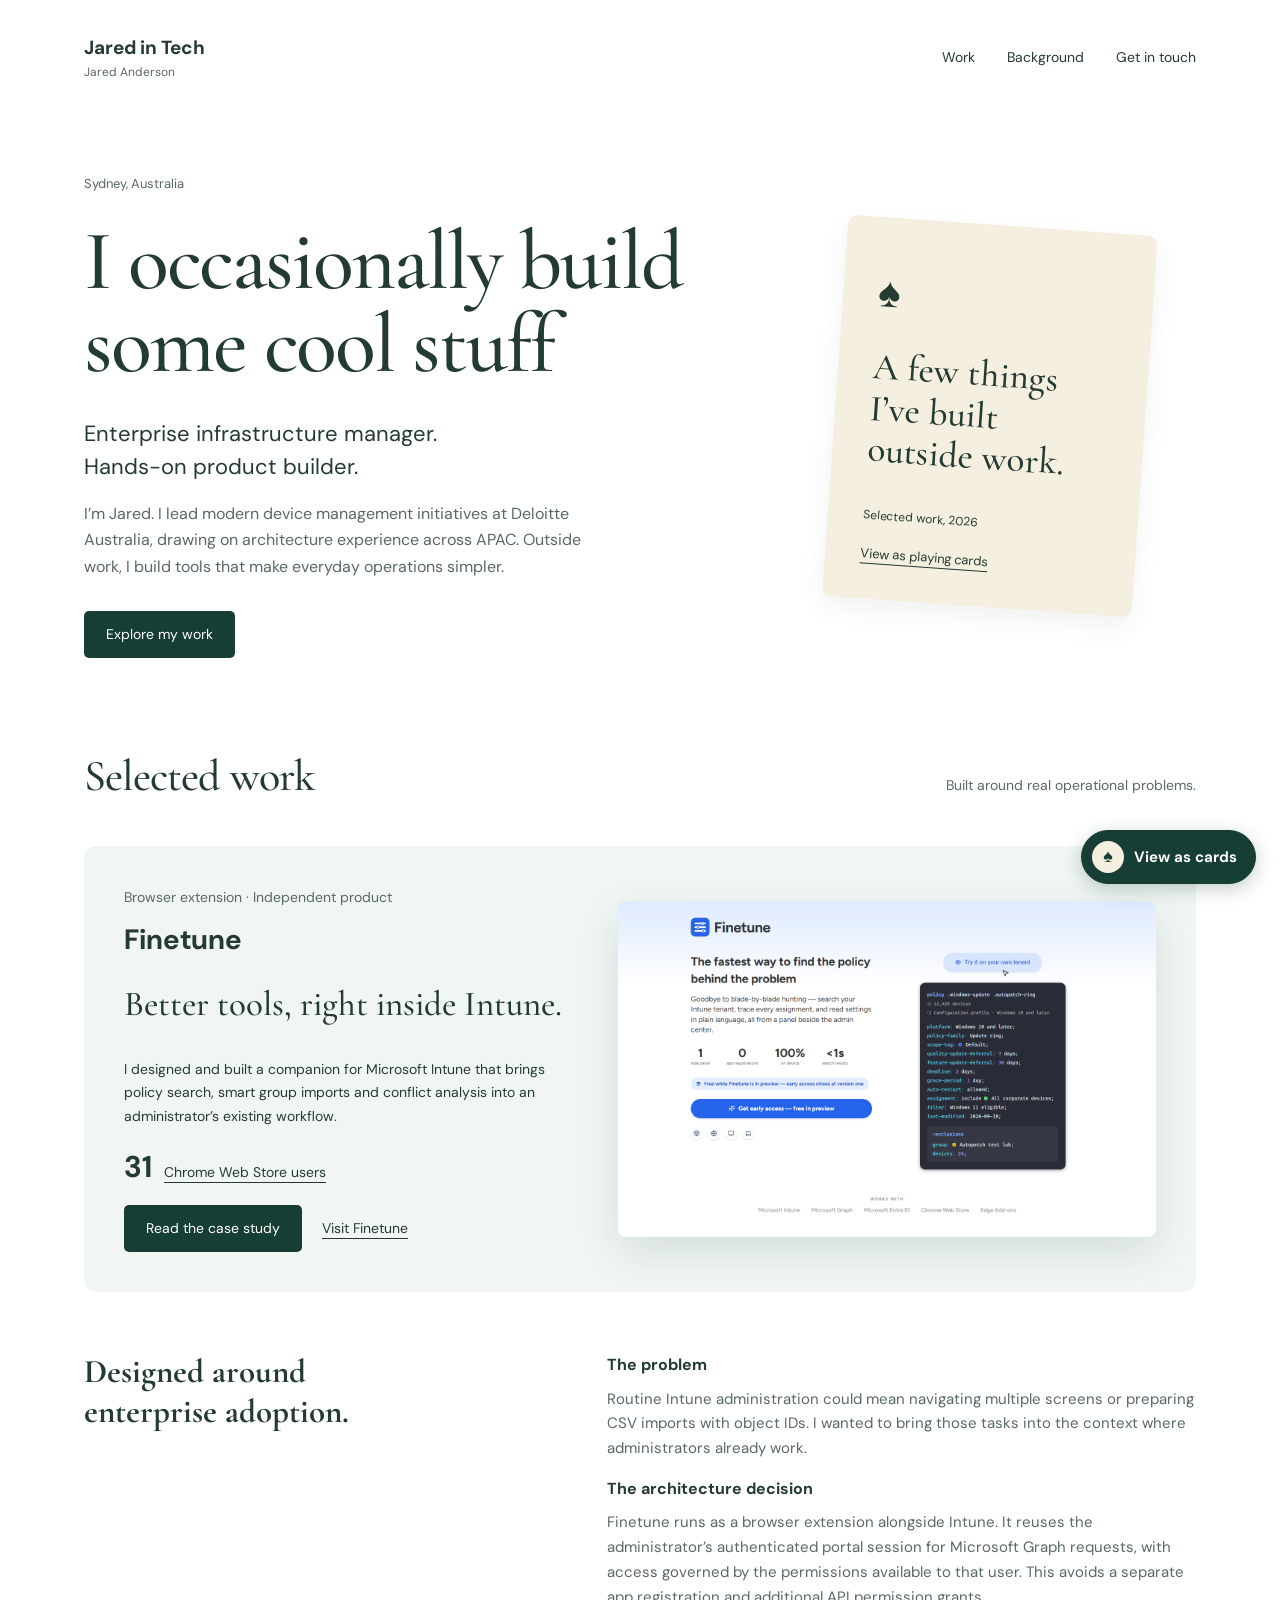
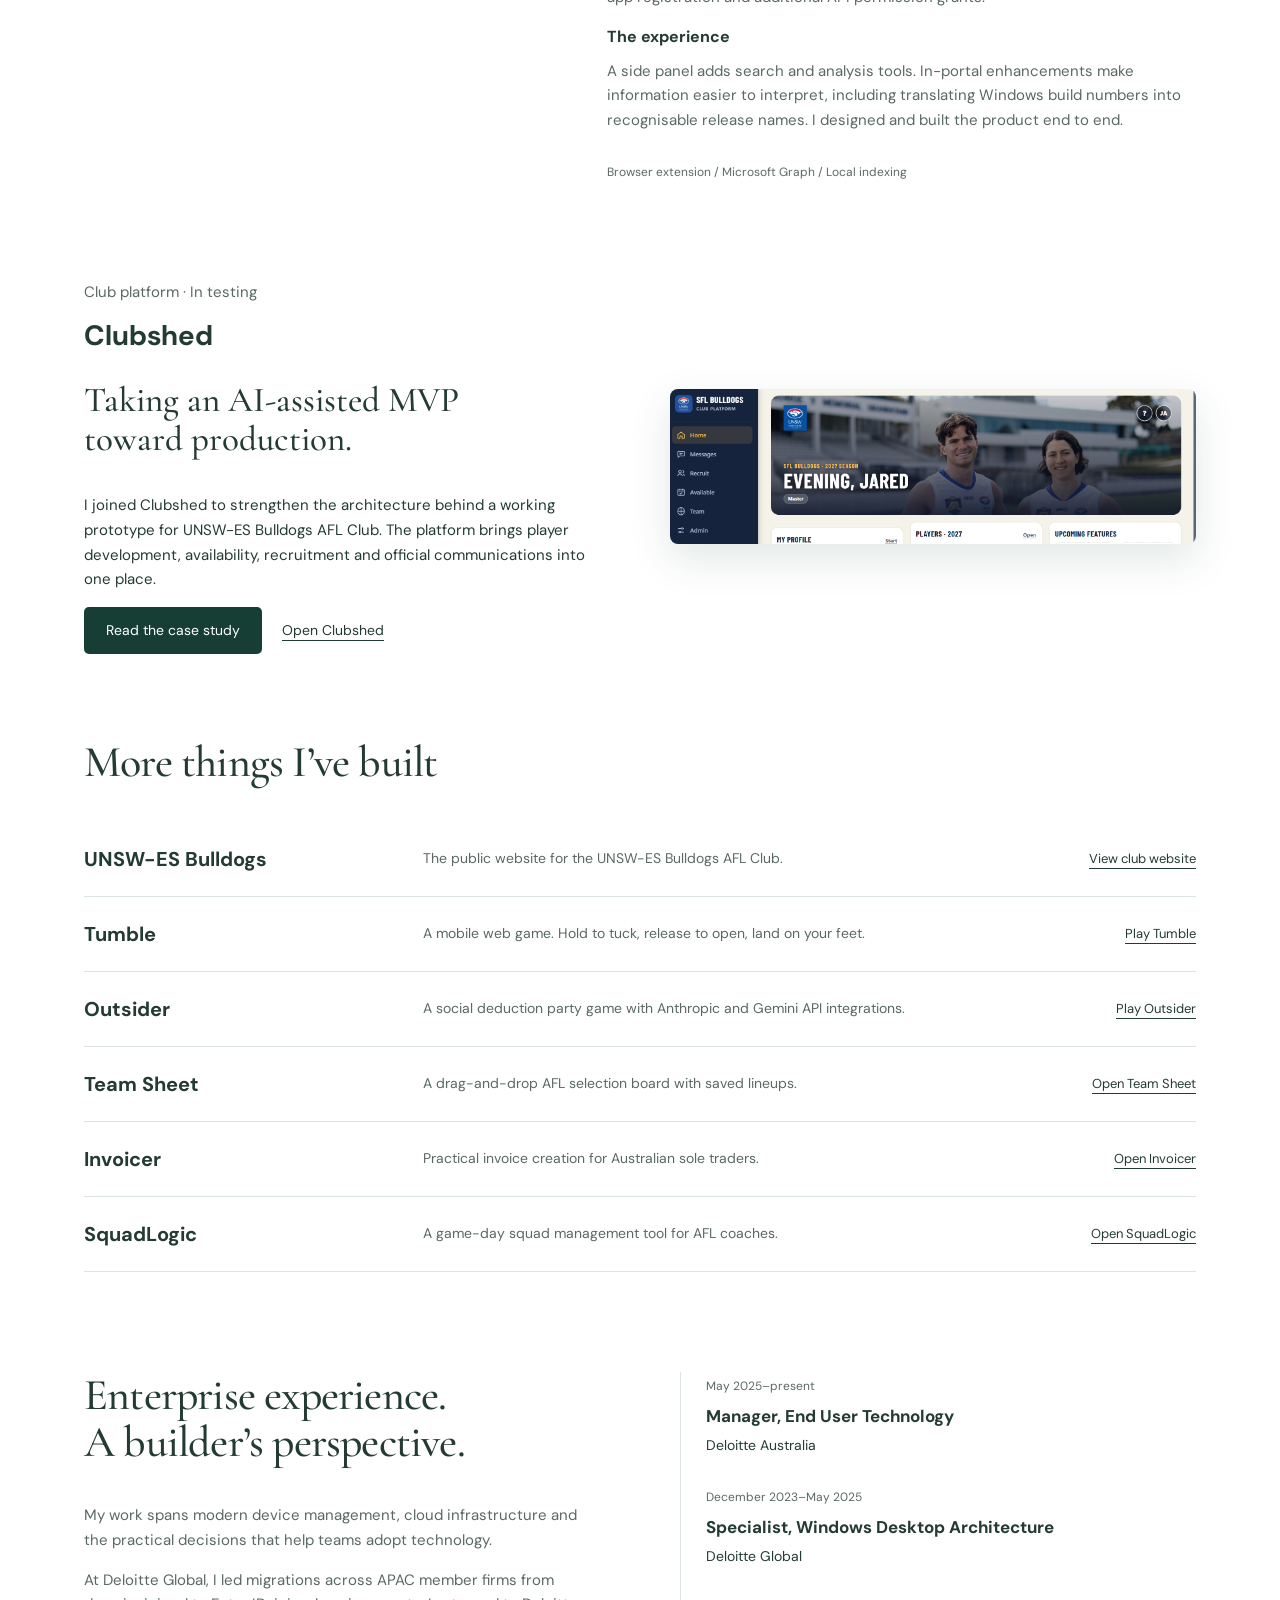
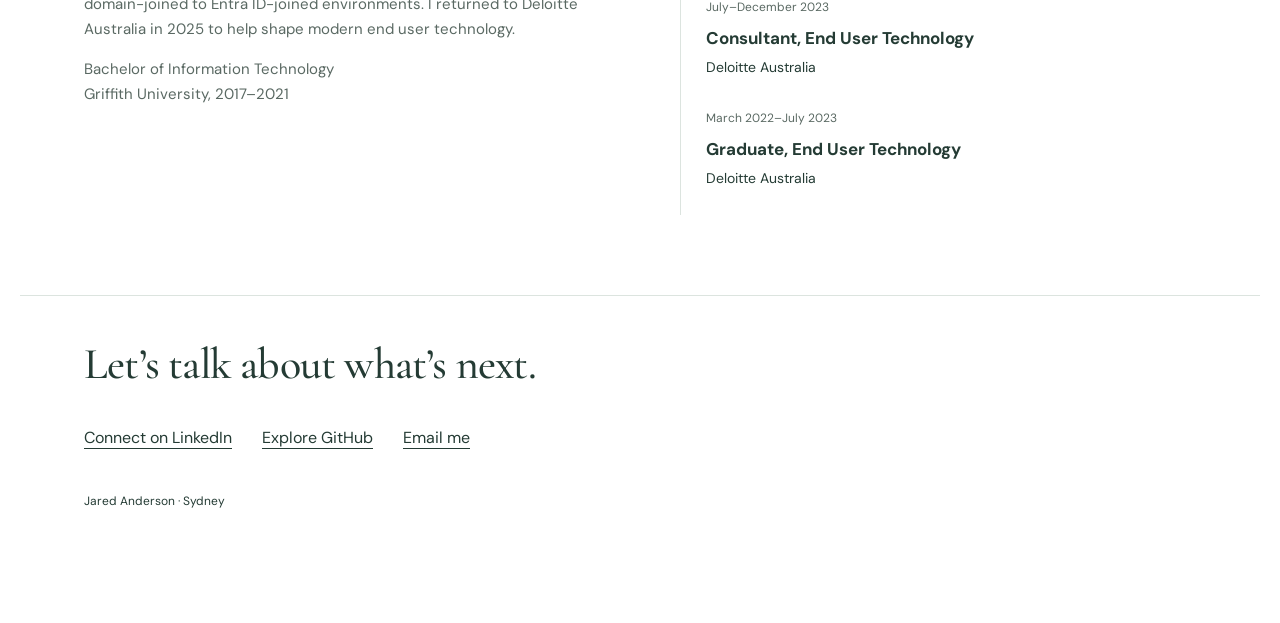
<file: index.html>
<!doctype html>
<html lang="en"><head><meta charset="utf-8"><meta name="viewport" content="width=device-width,initial-scale=1"><meta name="theme-color" content="#ffffff"><title>Jared Anderson — Architecture & products</title><link rel="preconnect" href="https://fonts.googleapis.com"><link rel="preconnect" href="https://fonts.gstatic.com" crossorigin><link href="https://fonts.googleapis.com/css2?family=Cormorant+Garamond:wght@500;600&family=DM+Sans:wght@400;500;600;700&display=swap" rel="stylesheet"><link rel="stylesheet" href="style.css">
  <link rel="icon" href="/favicon.ico" sizes="any">
  <link rel="apple-touch-icon" href="/assets/apple-touch-icon.png">
  <link rel="canonical" href="https://jaredin.tech/">
  <meta name="description" content="Enterprise infrastructure and independent product work by Jared Anderson. Explore Finetune, Clubshed and selected projects.">
  <meta property="og:type" content="website">
  <meta property="og:title" content="Jared Anderson | Architecture &amp; products">
  <meta property="og:description" content="Enterprise infrastructure and independent product work by Jared Anderson. Explore Finetune, Clubshed and selected projects.">
  <meta property="og:url" content="https://jaredin.tech/">
  <meta property="og:image" content="https://jaredin.tech/assets/portfolio-share.png">
  <meta property="og:image:alt" content="Jared Anderson — architecture and products portfolio">
  <meta name="twitter:card" content="summary_large_image">
  <link rel="stylesheet" href="mode-transition.css">
<script src="assets/finetune-users.js" defer></script></head>
<body><a class="skip" href="#main">Skip to content</a><header><a class="brand" href="index.html">Jared in Tech<span>Jared Anderson</span></a><nav aria-label="Main navigation"><a href="#work">Work</a><a href="#background">Background</a><a href="https://www.linkedin.com/in/jando-/">Get in touch</a></nav></header>
<main id="main"><section class="hero"><div><p class="intro">Sydney, Australia</p><h1>I occasionally build some cool stuff</h1><p class="lead">Enterprise infrastructure manager.<br>Hands-on product builder.</p><p class="bio">I’m Jared. I lead modern device management initiatives at Deloitte Australia, drawing on architecture experience across APAC. Outside work, I build tools that make everyday operations simpler.</p><a class="button" href="#work">Explore my work</a></div><aside class="hero-note"><span class="suit" aria-hidden="true">♠</span><p>A few things I’ve built outside work.</p><span>Selected work, 2026</span><a href="cards.html">View as playing cards</a></aside></section>
<section id="work" class="work"><div class="section-title"><h2>Selected work</h2><p>Built around real operational problems.</p></div><article id="finetune" class="feature"><div class="project-copy"><p class="context">Browser extension · Independent product</p><h3>Finetune</h3><p class="project-lead">Better tools, right inside Intune.</p><p>I designed and built a companion for Microsoft Intune that brings policy search, smart group imports and conflict analysis into an administrator’s existing workflow.</p><p class="result"><strong data-finetune-users>31</strong> <a href="https://chromewebstore.google.com/detail/finetune/aodcklfljbgpfkkapbkggplcejggidgo">Chrome Web Store users</a></p><div class="links"><a class="button" href="#finetune-story">Read the case study</a><a href="https://finetune.tools">Visit Finetune</a></div></div><a class="product-image" href="https://finetune.tools" aria-label="Visit Finetune"><img src="assets/finetune-preview.png" alt="Finetune interface preview" width="1200" height="800"></a></article>
<div id="finetune-story" class="story"><h3>Designed around enterprise adoption.</h3><div><h4>The problem</h4><p>Routine Intune administration could mean navigating multiple screens or preparing CSV imports with object IDs. I wanted to bring those tasks into the context where administrators already work.</p><h4>The architecture decision</h4><p>Finetune runs as a browser extension alongside Intune. It reuses the administrator’s authenticated portal session for Microsoft Graph requests, with access governed by the permissions available to that user. This avoids a separate app registration and additional API permission grants.</p><h4>The experience</h4><p>A side panel adds search and analysis tools. In-portal enhancements make information easier to interpret, including translating Windows build numbers into recognisable release names. I designed and built the product end to end.</p><p class="stack">Browser extension / Microsoft Graph / Local indexing</p></div></div>
<article id="clubshed" class="clubshed"><div><p class="context">Club platform · In testing</p><h3>Clubshed</h3><p class="project-lead">Taking an AI-assisted MVP<br>toward production.</p><p>I joined Clubshed to strengthen the architecture behind a working prototype for UNSW-ES Bulldogs AFL Club. The platform brings player development, availability, recruitment and official communications into one place.</p><div class="links"><a class="button" href="clubshed.html">Read the case study</a><a href="https://unsw.clubshed.app/">Open Clubshed</a></div></div><a class="product-image" href="https://unsw.clubshed.app/"><img src="assets/clubshed-dashboard.png" width="1657" height="488" alt="Clubshed dashboard for UNSW-ES Bulldogs showing the club banner and navigation" loading="lazy"></a></article>

<div class="section-title"><h2>More things I’ve built</h2></div><div class="project-list">
<a href="https://www.unswesbulldogs.com.au/"><h3>UNSW-ES Bulldogs</h3><p>The public website for the UNSW-ES Bulldogs AFL Club.</p><span>View club website</span></a>
<a href="tumble.html"><h3>Tumble</h3><p>A mobile web game. Hold to tuck, release to open, land on your feet.</p><span>Play Tumble</span></a>
<a href="https://jaredando.github.io/Outsider"><h3>Outsider</h3><p>A social deduction party game with Anthropic and Gemini API integrations.</p><span>Play Outsider</span></a>
<a href="https://jaredando.github.io/AFLselector/?view=1"><h3>Team Sheet</h3><p>A drag-and-drop AFL selection board with saved lineups.</p><span>Open Team Sheet</span></a>
<a href="https://jaredando.github.io/soletrader"><h3>Invoicer</h3><p>Practical invoice creation for Australian sole traders.</p><span>Open Invoicer</span></a>
<a href="https://jaredando.github.io/SquadLogic"><h3>SquadLogic</h3><p>A game-day squad management tool for AFL coaches.</p><span>Open SquadLogic</span></a></div></section>
<section id="background" class="background"><div><h2>Enterprise experience.<br>A builder’s perspective.</h2><p>My work spans modern device management, cloud infrastructure and the practical decisions that help teams adopt technology.</p><p>At Deloitte Global, I led migrations across APAC member firms from domain-joined to Entra ID-joined environments. I returned to Deloitte Australia in 2025 to help shape modern end user technology.</p><p>Bachelor of Information Technology<br>Griffith University, 2017–2021</p></div><ol class="career"><li><span>May 2025–present</span><h3>Manager, End User Technology</h3><p>Deloitte Australia</p></li><li><span>December 2023–May 2025</span><h3>Specialist, Windows Desktop Architecture</h3><p>Deloitte Global</p></li><li><span>July–December 2023</span><h3>Consultant, End User Technology</h3><p>Deloitte Australia</p></li><li><span>March 2022–July 2023</span><h3>Graduate, End User Technology</h3><p>Deloitte Australia</p></li></ol></section></main>
<footer><h2>Let’s talk about what’s next.</h2><div><a href="https://www.linkedin.com/in/jando-/">Connect on LinkedIn</a><a href="https://github.com/jaredando">Explore GitHub</a><a href="mailto:jaredanderson0531@gmail.com">Email me</a></div><p>Jared Anderson · Sydney</p></footer><a class="mode" href="cards.html"><span aria-hidden="true">♠</span> View as cards</a></body></html>
</file>
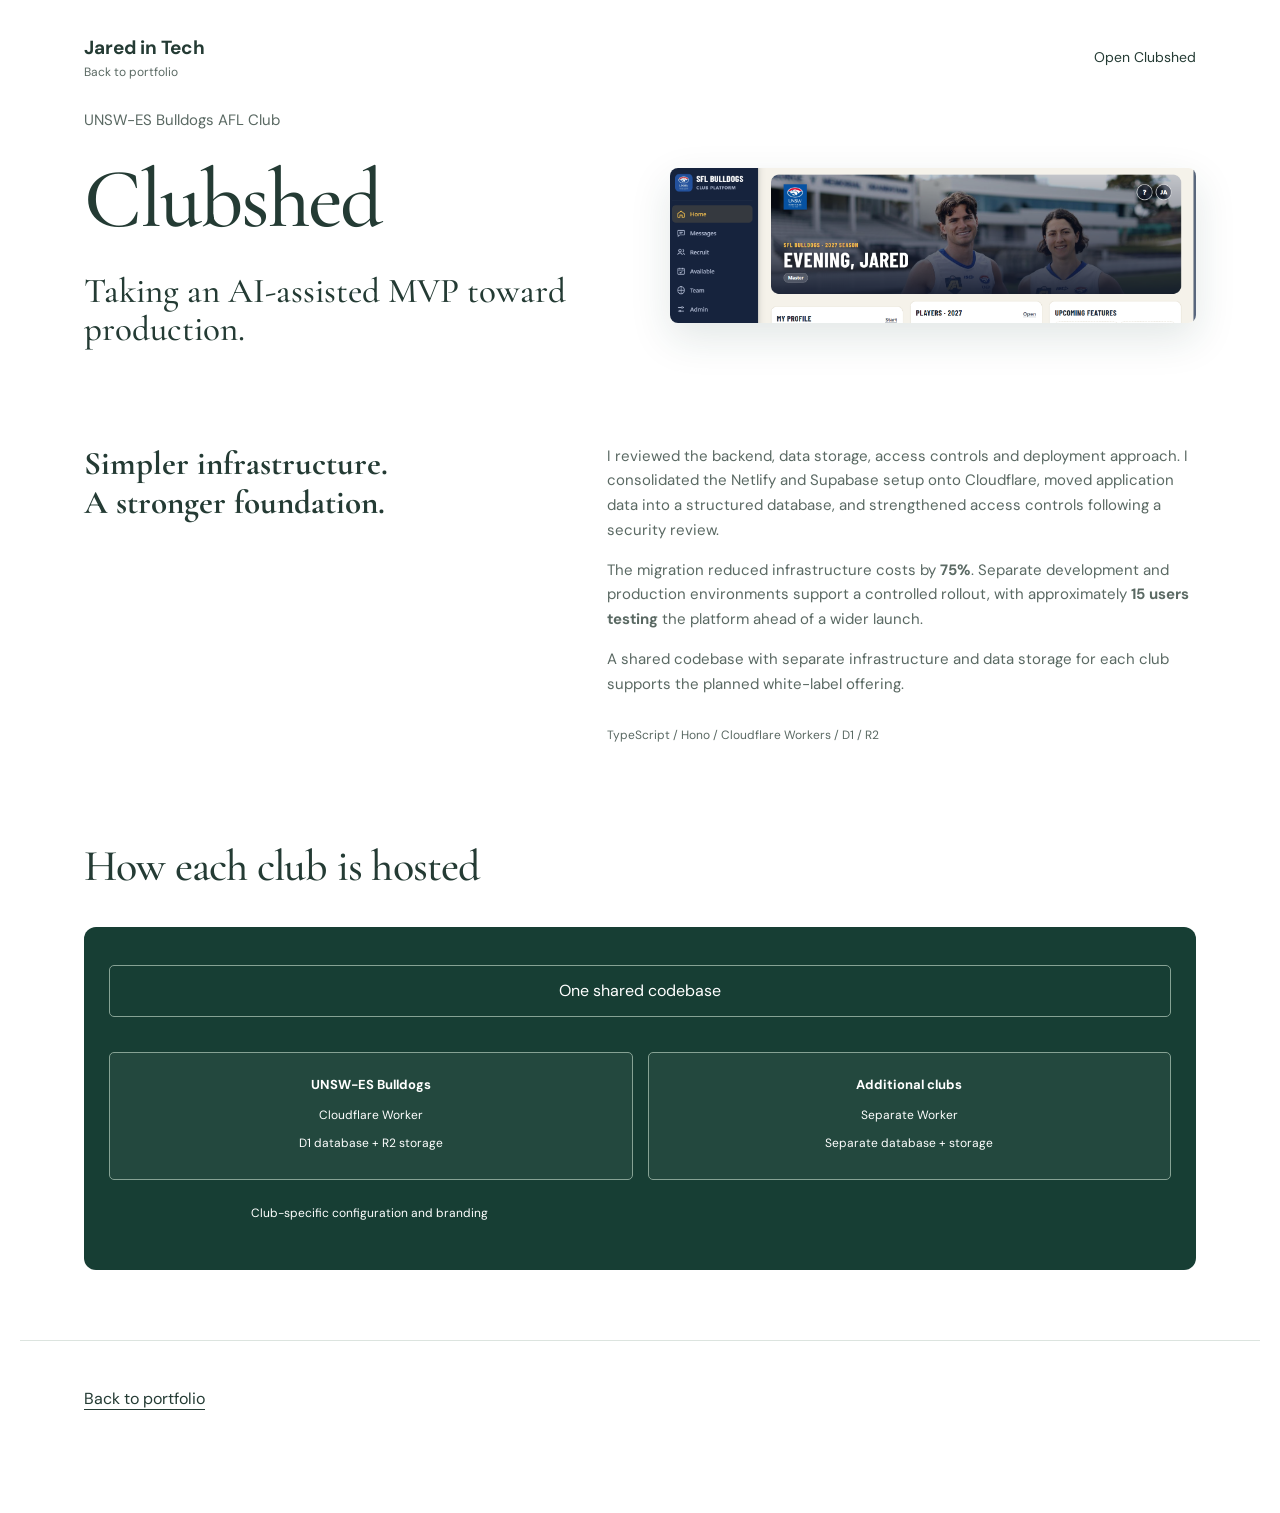
<file: clubshed.html>
<!doctype html>
<html lang="en"><head><meta charset="utf-8"><meta name="viewport" content="width=device-width,initial-scale=1"><meta name="theme-color" content="#ffffff"><title>Clubshed case study — Jared Anderson</title><link rel="preconnect" href="https://fonts.googleapis.com"><link rel="preconnect" href="https://fonts.gstatic.com" crossorigin><link href="https://fonts.googleapis.com/css2?family=Cormorant+Garamond:wght@500;600&family=DM+Sans:wght@400;500;600;700&display=swap" rel="stylesheet"><link rel="stylesheet" href="style.css">
  <link rel="icon" href="/favicon.ico" sizes="any">
  <link rel="apple-touch-icon" href="/assets/apple-touch-icon.png">
  <link rel="canonical" href="https://jaredin.tech/clubshed.html">
  <meta name="description" content="How Jared Anderson took an AI-assisted club platform prototype toward production for UNSW-ES Bulldogs.">
  <meta property="og:type" content="website">
  <meta property="og:title" content="Clubshed case study | Jared Anderson">
  <meta property="og:description" content="How Jared Anderson took an AI-assisted club platform prototype toward production for UNSW-ES Bulldogs.">
  <meta property="og:url" content="https://jaredin.tech/clubshed.html">
  <meta property="og:image" content="https://jaredin.tech/assets/portfolio-share.png">
  <meta property="og:image:alt" content="Jared Anderson — architecture and products portfolio">
  <meta name="twitter:card" content="summary_large_image">
</head><body><header><a class="brand" href="index.html#clubshed">Jared in Tech<span>Back to portfolio</span></a><nav aria-label="Project navigation"><a href="https://unsw.clubshed.app/">Open Clubshed</a></nav></header><main><section class="clubshed"><div><p class="context">UNSW-ES Bulldogs AFL Club</p><h1>Clubshed</h1><p class="project-lead">Taking an AI-assisted MVP toward production.</p></div><a class="product-image" href="https://unsw.clubshed.app/"><img src="assets/clubshed-dashboard.png" width="1657" height="488" alt="Clubshed dashboard for UNSW-ES Bulldogs showing the club banner and navigation" loading="lazy"></a></section><div id="clubshed-story" class="story"><h3>Simpler infrastructure.<br>A stronger foundation.</h3><div><p>I reviewed the backend, data storage, access controls and deployment approach. I consolidated the Netlify and Supabase setup onto Cloudflare, moved application data into a structured database, and strengthened access controls following a security review.</p><p>The migration reduced infrastructure costs by <strong>75%</strong>. Separate development and production environments support a controlled rollout, with approximately <strong>15 users testing</strong> the platform ahead of a wider launch.</p><p>A shared codebase with separate infrastructure and data storage for each club supports the planned white-label offering.</p><p class="stack">TypeScript / Hono / Cloudflare Workers / D1 / R2</p></div></div><section aria-labelledby="deployment"><h2 id="deployment">How each club is hosted</h2><div class="architecture" aria-label="Clubshed architecture"><span>One shared codebase</span><div class="branch"><div><b>UNSW-ES Bulldogs</b><p>Cloudflare Worker</p><p>D1 database + R2 storage</p></div><div><b>Additional clubs</b><p>Separate Worker</p><p>Separate database + storage</p></div></div><p>Club-specific configuration and branding</p></div></section></main><footer><a href="index.html#clubshed">Back to portfolio</a></footer></body></html>
</file>
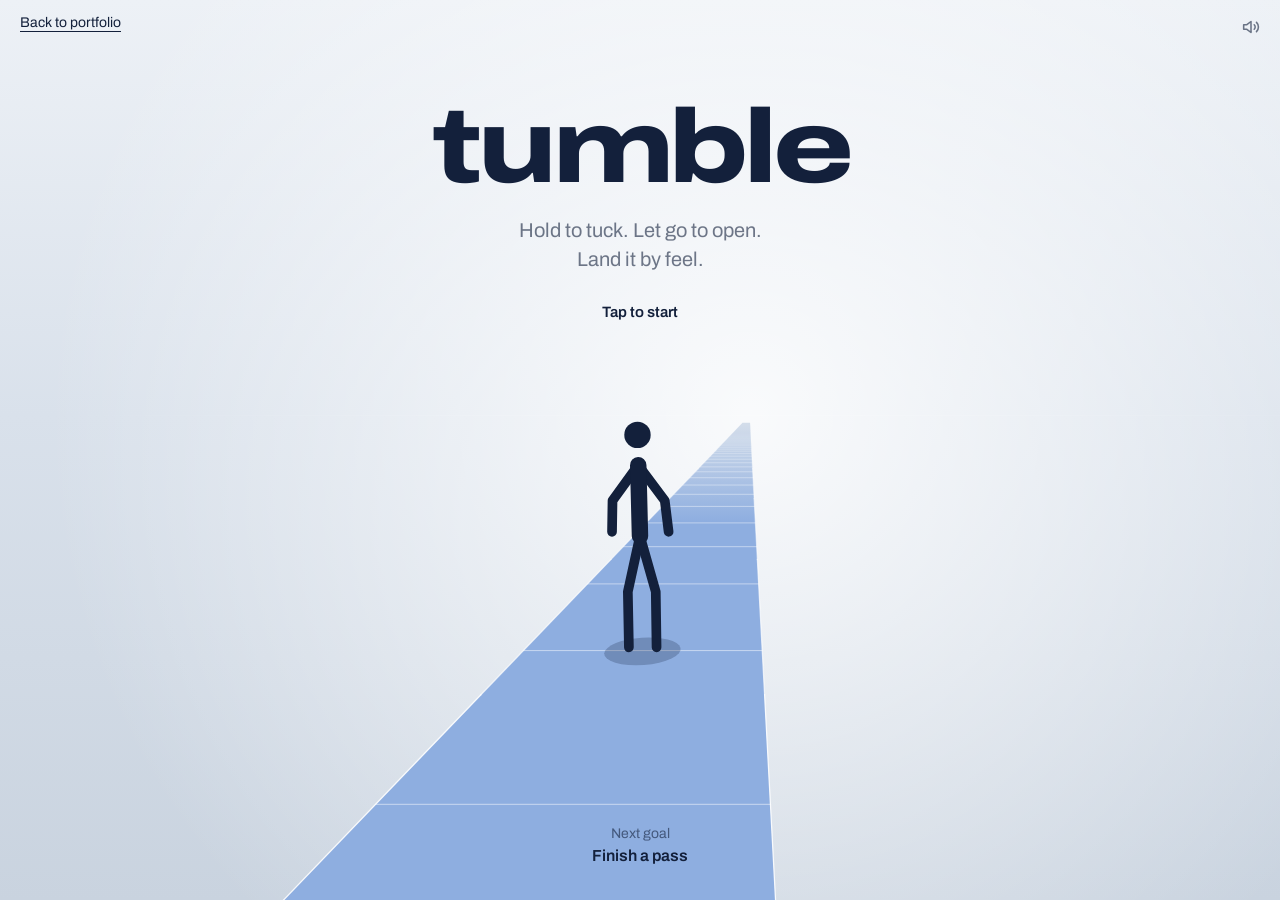
<file: tumble.html>
<!DOCTYPE html>
<html lang="en">
<head>
<meta charset="utf-8">
<meta name="viewport" content="width=device-width, initial-scale=1, viewport-fit=cover">
<meta name="color-scheme" content="light dark">
<title>Tumble</title>
<link rel="preconnect" href="https://fonts.googleapis.com">
<link rel="preconnect" href="https://fonts.gstatic.com" crossorigin>
<link href="https://fonts.googleapis.com/css2?family=Archivo:wdth,wght@62..125,100..900&display=swap" rel="stylesheet">
<style>
:root{
  --bg-top:#EDF1F6; --bg-bottom:#D9E1EB; --floor:#C9D3DF; --track:#8EAEE0;
  --line:rgba(255,255,255,.55); --edge:rgba(255,255,255,.9);
  --ink:#13203B; --ink-soft:rgba(19,32,59,.6); --accent:#D41F6A;
  --shadow:rgba(19,32,59,.24); --glow:rgba(255,255,255,.85); --glow0:rgba(255,255,255,0);
  color-scheme:light;
  box-sizing:border-box;
  padding-top:env(safe-area-inset-top,0px);
  padding-bottom:env(safe-area-inset-bottom,0px);
}
@media (prefers-color-scheme:dark){
  :root:not([data-theme="light"]){
    --bg-top:#081127; --bg-bottom:#12224A; --floor:#0B1631; --track:#2A54B0;
    --line:rgba(255,255,255,.16); --edge:rgba(255,255,255,.4);
    --ink:#F3F6FC; --ink-soft:rgba(243,246,252,.62); --accent:#FF4F98;
    --shadow:rgba(0,0,0,.45); --glow:rgba(120,160,255,.18); --glow0:rgba(120,160,255,0);
    color-scheme:dark;
  }
}
:root[data-theme="dark"]{
  --bg-top:#081127; --bg-bottom:#12224A; --floor:#0B1631; --track:#2A54B0;
  --line:rgba(255,255,255,.16); --edge:rgba(255,255,255,.4);
  --ink:#F3F6FC; --ink-soft:rgba(243,246,252,.62); --accent:#FF4F98;
  --shadow:rgba(0,0,0,.45); --glow:rgba(120,160,255,.18); --glow0:rgba(120,160,255,0);
  color-scheme:dark;
}
html{scroll-padding-top:env(safe-area-inset-top,0px);}
html,body{height:100%;margin:0;overflow:hidden;}
body{
  background:var(--bg-bottom);color:var(--ink);
  font-family:"Archivo",ui-sans-serif,-apple-system,BlinkMacSystemFont,"Segoe UI",Roboto,"Helvetica Neue",Arial,sans-serif;
  -webkit-user-select:none;user-select:none;-webkit-touch-callout:none;
  -webkit-tap-highlight-color:transparent;touch-action:none;overscroll-behavior:none;
}
canvas{position:fixed;top:0;left:0;width:100%;height:100%;display:block;touch-action:none;}

.hud{position:fixed;top:0;left:0;right:0;padding-top:calc(env(safe-area-inset-top,0px) + 20px);display:flex;flex-direction:column;align-items:center;pointer-events:none;transition:opacity .4s ease;}
.hud.hidden{opacity:0;}
.scorewrap{position:relative;}
.score{font-stretch:75%;font-variation-settings:"wdth" 75;font-weight:600;font-size:clamp(46px,13vw,68px);line-height:1;font-variant-numeric:tabular-nums;letter-spacing:-.01em;}
.mult{position:absolute;left:100%;top:3px;margin-left:8px;font-weight:700;font-size:clamp(17px,4.8vw,22px);line-height:1;color:var(--accent);font-variant-numeric:tabular-nums;white-space:nowrap;opacity:0;transform-origin:left center;transition:opacity .3s ease;}
.mult.on{opacity:1;}
.mult.bump{animation:bump .45s cubic-bezier(.2,.7,.2,1);}
@keyframes bump{0%{transform:scale(1.7)}100%{transform:scale(1)}}
.pass{margin-top:12px;display:flex;gap:5px;height:3px;}
.pass i{display:block;width:12px;height:3px;border-radius:3px;background:var(--shadow);transition:background-color .25s ease;}
.pass i.final{width:24px;}
.pass i.saved{background:var(--ink-soft);}
.pass i.clean{background:var(--ink);}
.pass i.stuck{background:var(--accent);}
.pass i.now{animation:blink .8s ease-in-out infinite;background:var(--ink-soft);}
@keyframes blink{0%,100%{opacity:1}50%{opacity:.25}}
.callout{margin-top:20px;text-align:center;opacity:0;}
.callout.show{animation:pop 1.3s cubic-bezier(.2,.7,.2,1) forwards;}
.skill{font-weight:700;font-size:clamp(26px,7.4vw,42px);line-height:1.05;letter-spacing:-.02em;}
.quality{margin-top:8px;display:flex;justify-content:center;gap:14px;font-size:14px;color:var(--ink-soft);font-variant-numeric:tabular-nums;}
.quality span:empty,.quality b:empty{display:none;}
.quality b{font-weight:600;color:var(--ink);}
.callout[data-q="Stuck"] .quality b,.callout[data-q="Stuck it"] .quality b{color:var(--accent);}
@keyframes pop{0%{opacity:0;transform:translateY(10px)}12%{opacity:1;transform:translateY(0)}72%{opacity:1}100%{opacity:0;transform:translateY(-8px)}}

.hint{position:fixed;left:0;right:0;bottom:0;padding:0 24px calc(env(safe-area-inset-bottom,0px) + 32px);text-align:center;font-size:14px;line-height:1.5;color:var(--ink-soft);pointer-events:none;opacity:0;transition:opacity .5s ease;}
.hint.show{opacity:1;}
.hint b{font-weight:600;color:var(--ink);font-size:16px;}

.overlay{position:fixed;inset:0;display:flex;flex-direction:column;align-items:center;padding:calc(env(safe-area-inset-top,0px) + 11vh) 28px 0;text-align:center;pointer-events:none;transition:opacity .5s ease,transform .5s ease;}
.overlay.hidden{opacity:0;transform:translateY(-10px);}
.wordmark{font-stretch:125%;font-variation-settings:"wdth" 125;font-weight:800;font-size:clamp(58px,17vw,104px);letter-spacing:-.045em;line-height:.95;margin:0;}
.lede{margin:18px 0 0;font-size:clamp(16px,4.4vw,20px);line-height:1.45;color:var(--ink-soft);max-width:22em;}
.tap{margin-top:30px;font-size:15px;font-weight:600;animation:breathe 2.4s ease-in-out infinite;}
@keyframes breathe{0%,100%{opacity:.4}50%{opacity:1}}
.best{margin-top:8px;font-size:14px;color:var(--ink-soft);font-variant-numeric:tabular-nums;}
.label{font-size:16px;color:var(--ink-soft);}
.big{font-stretch:75%;font-variation-settings:"wdth" 75;font-weight:600;font-size:clamp(84px,24vw,128px);line-height:1;letter-spacing:-.02em;margin:6px 0 10px;font-variant-numeric:tabular-nums;}
.detail{font-size:15px;line-height:1.65;color:var(--ink-soft);}
.detail strong{color:var(--ink);font-weight:600;}

.sound{position:fixed;top:0;right:0;margin:0;padding:calc(env(safe-area-inset-top,0px) + 16px) 18px 16px 16px;background:none;border:0;color:var(--ink-soft);cursor:pointer;pointer-events:auto;-webkit-tap-highlight-color:transparent;}
.sound svg{display:block;}
.sound.off .w{opacity:0;}
.sound.off .x{opacity:1;}
.sound .x{opacity:0;}
.sound:focus-visible{outline:2px solid var(--accent);outline-offset:-8px;border-radius:14px;}
@media (prefers-reduced-motion:reduce){.tap,.pass i.now{animation:none;opacity:.85}}
.portfolio-return{position:fixed;top:env(safe-area-inset-top,0px);left:12px;z-index:10;display:inline-flex;align-items:center;min-height:44px;padding:0 8px;color:var(--ink);font-size:14px;text-underline-offset:4px}
.portfolio-return:focus-visible{outline:2px solid var(--accent);outline-offset:2px}
</style>

  <link rel="icon" href="/favicon.ico" sizes="any">
  <link rel="apple-touch-icon" href="/assets/apple-touch-icon.png">
  <link rel="canonical" href="https://jaredin.tech/tumble.html">
  <meta name="description" content="A timing-based browser game. Hold to tuck, release to open, and land on your feet.">
  <meta property="og:type" content="website">
  <meta property="og:title" content="Tumble | Jared in Tech">
  <meta property="og:description" content="A timing-based browser game. Hold to tuck, release to open, and land on your feet.">
  <meta property="og:url" content="https://jaredin.tech/tumble.html">
  <meta property="og:image" content="https://jaredin.tech/assets/portfolio-share.png">
  <meta property="og:image:alt" content="Jared Anderson — architecture and products portfolio">
  <meta name="twitter:card" content="summary_large_image">
</head>
<body>
<a class="portfolio-return" href="index.html">Back to portfolio</a>

<canvas id="c" aria-label="Tumble: hold to tuck, release to open, land on your feet"></canvas>

<div class="hud hidden" id="hud">
  <div class="scorewrap"><div class="score" id="score">0</div><div class="mult" id="mult" aria-hidden="true"></div></div>
  <div class="pass" id="pass" aria-hidden="true"></div>
  <div class="callout" id="callout" aria-live="polite">
    <div class="skill" id="skill"></div>
    <div class="quality"><b id="qWord"></b><span id="qPts"></span><span id="qStreak"></span></div>
  </div>
</div>

<div class="hint" id="hint" aria-live="polite"></div>

<div class="overlay" id="menu">
  <h1 class="wordmark">tumble</h1>
  <p class="lede">Hold to tuck. Let go to open.<br>Land it by feel.</p>
  <div class="tap">Tap to start</div>
  <div class="best" id="bestMenu"></div>
</div>

<div class="overlay hidden" id="over">
  <div class="label" id="finalLabel">Pass ended</div>
  <div class="big" id="finalScore">0</div>
  <div class="detail" id="finalDetail"></div>
  <div class="tap">Tap to go again</div>
</div>

<button class="sound" id="snd" type="button" aria-label="Mute sound">
  <svg width="22" height="22" viewBox="0 0 24 24" fill="none" stroke="currentColor" stroke-width="1.7" stroke-linecap="round" stroke-linejoin="round" aria-hidden="true">
    <path d="M4 9.5h3.5L12 6v12l-4.5-3.5H4z"/>
    <path class="w" d="M15.5 9.5a3.5 3.5 0 0 1 0 5M18 7a7 7 0 0 1 0 10"/>
    <path class="x" d="M16 9.5l5 5M21 9.5l-5 5"/>
  </svg>
</button>

<script>
(() => {
'use strict';

/* ---------- Config ---------- */
const TAU = Math.PI * 2;
const G = 9.8;                         // gravity (m/s^2)
const H0 = 0.92;                       // standing centre-of-mass height (m)
const OMEGA0 = 4.2;                    // open-body spin (rad/s)
const I_TUCK = 0.4;                    // tucked moment of inertia relative to open (2.5x spin)
const K_TUCK = 1 - I_TUCK;
const OMEGA_T = OMEGA0 / I_TUCK;
const TUCK_RATE = 16;                  // how fast the body follows the thumb (1/s)
const TOL_STUCK = 8, TOL_CLEAN = 22, TOL_SAVE = 44;   // landing windows (degrees)
const CLEAN_R = TOL_CLEAN / 360, SAVE_R = TOL_SAVE / 360;
const T_MIN = 0.9, T_SPAN = 1.05;      // flight time (s) across momentum 0..1: a single is always on, a triple only at full momentum
const START_POWER = 0.15;              // momentum at the start of every pass
const GAIN = { Stuck: 0.15, Clean: 0.08, Saved: -0.15 };
const START_BONUS = { Perfect: 0.2, Good: 0.1 };
const START_PERFECT = 0.045, START_GOOD = 0.1, START_OPEN = 0.4;   // tap window around the line (game s)
const PASS_LEN = [4, 5, 6, 7, 8];      // skills per pass, 8 from pass 5 on
const TEMPO_BASE = 0.8, TEMPO_PASS = 0.075, TEMPO_SKILL = 0.02, TEMPO_MAX = 2;
const VAR_BASE = 0.04, VAR_PASS = 0.02, VAR_MAX = 0.14;           // rebound unpredictability
const BASE_PTS = [0, 10, 30, 80, 180, 400];
const STYLE_X = { Layout: 2, Pike: 1.4, Tuck: 1 };
const QUAL_X = { Stuck: 1.5, Clean: 1, Saved: 0.5 };
const FINAL_X = { Stuck: 3, Clean: 2, Saved: 1 };
const MULT_EVERY = 3, MULT_MAX = 5;
const RUN_DUR = 0.95, RO_DUR = 0.5, LAND_DUR = 0.16, SAVED_DUR = 0.26, STICK_DUR = 1.05, FALL_DUR = 0.42, TRAIL_LIFE = 0.34;
const SPOT_R = 0.5, RING_GROW = 0.4;   // landing ring radius (m); it grows 40% for each extra rotation
const RING_NAMES = ['', 'single', 'double', 'triple', 'quad'];
const CAM_BACK = 5.6, CAM_BACK_MENU = 4.8, PITCH = 0.14;
const CA = Math.cos(PITCH), SA = Math.sin(PITCH), TA = Math.tan(PITCH);
const reduceMotion = !!(window.matchMedia && matchMedia('(prefers-reduced-motion: reduce)').matches);

// One goal at a time, roughly in order of difficulty
const GOALS = [
  ['Finish a pass', r => r.passes >= 1],
  ['Stick a landing', r => r.stuck >= 1],
  ['Reach ×2', r => r.maxMult >= 2, 'Land 3 in a row, all clean or stuck.'],
  ['Get a perfect start', r => r.perfectStarts >= 1, 'Tap as you cross the line.'],
  ['Land a double', r => r.doubles >= 1, 'A dashed ring means a double is on. Hold longer.'],
  ['Finish pass 2', r => r.passes >= 2],
  ['Stick the last landing of a pass', r => r.stuckFinals >= 1],
  ['Land a layout', r => r.layouts >= 1, 'On a big bounce, if the circles already meet, don’t tuck.'],
  ['Reach ×3', r => r.maxMult >= 3],
  ['Finish pass 3', r => r.passes >= 3],
  ['Stick 3 landings in a row', r => r.maxStuckRow >= 3],
  ['Land 2 doubles in one pass', r => r.maxPassDoubles >= 2],
  ['Score 1,000 in one run', r => r.score >= 1000],
  ['Finish pass 4', r => r.passes >= 4],
  ['Reach ×4', r => r.maxMult >= 4],
  ['Score 2,000 in one run', r => r.score >= 2000],
  ['Finish pass 5', r => r.passes >= 5],
  ['Land a triple', r => r.triples >= 1, 'Build momentum, then hold on almost to the floor.'],
  ['Score 3,000 in one run', r => r.score >= 3000],
  ['Reach ×5', r => r.maxMult >= 5],
  ['Stick 5 landings in a row', r => r.maxStuckRow >= 5],
  ['Finish pass 7', r => r.passes >= 7],
  ['Score 6,000 in one run', r => r.score >= 6000],
  ['Stick every landing in a pass', r => r.perfectPasses >= 1],
  ['Finish pass 10', r => r.passes >= 10],
  ['Score 15,000 in one run', r => r.score >= 15000]
];

/* ---------- Helpers ---------- */
const lerp = (a, b, t) => a + (b - a) * t;
const clamp = (v, a, b) => (v < a ? a : v > b ? b : v);
const ease = k => 0.5 - 0.5 * Math.cos(Math.PI * clamp(k, 0, 1));
const approach = (rate, dt) => 1 - Math.exp(-rate * dt);
const $ = id => document.getElementById(id);
const nf = (window.Intl && Intl.NumberFormat) ? new Intl.NumberFormat('en-US') : null;
const fmt = n => (nf ? nf.format(n) : String(n));
const store = {
  get(k) { try { return localStorage.getItem(k); } catch (e) { return null; } },
  set(k, v) { try { localStorage.setItem(k, v); } catch (e) {} }
};
function buzz(p) { try { if (navigator.vibrate) navigator.vibrate(p); } catch (e) {} }

// Distance covered by the run-up, so the roundoff always starts on the line
const RUN_DIST = (() => {
  let z = 0;
  for (let i = 0; i < 2000; i++) z += lerp(1.6, 6.4, ease((i + 0.5) / 2000 * 1.15)) * RUN_DUR / 2000;
  return z;
})();

/* ---------- Spin model (exact, so the spotting circles never lie) ---------- */
// Rotation (rad) over h seconds holding the tuck, starting from tuck tk
function spinHold(tk, h) {
  if (h <= 0) return 0;
  const b = K_TUCK * (1 - tk);
  return OMEGA_T * (h + Math.log((I_TUCK + b * Math.exp(-TUCK_RATE * h)) / (I_TUCK + b)) / TUCK_RATE);
}
// Rotation (rad) over h seconds after letting go at tuck tk
function spinOpen(tk, h) {
  if (h <= 0) return 0;
  const a = K_TUCK * tk;
  return OMEGA0 * (h + Math.log((1 - a * Math.exp(-TUCK_RATE * h)) / (1 - a)) / TUCK_RATE);
}

/* ---------- Persistence ---------- */
function loadProfile() {
  let p = null;
  try { p = JSON.parse(store.get('tumble.v3') || 'null'); } catch (e) { p = null; }
  if (!p || typeof p !== 'object') p = {};
  const oldBest = parseInt(store.get('tumble.best') || '0', 10) || 0;
  return {
    best: Math.max(oldBest, p.best | 0),
    bestPass: p.bestPass | 0,
    goal: clamp(p.goal | 0, 0, GOALS.length),
    runs: p.runs | 0,
    landed: p.landed | 0,
    seen: (p.seen && typeof p.seen === 'object') ? p.seen : {}
  };
}
let profile = loadProfile();
function saveProfile() { store.set('tumble.v3', JSON.stringify(profile)); }

const cvs = $('c'), ctx = cvs.getContext('2d');
const hud = $('hud'), scoreEl = $('score'), multEl = $('mult'), passEl = $('pass'), calloutEl = $('callout'),
  skillEl = $('skill'), qWord = $('qWord'), qPts = $('qPts'), qStreak = $('qStreak'),
  hintEl = $('hint'), menuEl = $('menu'), overEl = $('over'), bestMenu = $('bestMenu'),
  finalLabel = $('finalLabel'), finalScore = $('finalScore'), finalDetail = $('finalDetail'), sndBtn = $('snd');

/* ---------- Viewport + theme ---------- */
let W = 0, H = 0, F = 1, CY = 0, DPR = 1;
const C = {};
const TOKENS = ['bg-top', 'bg-bottom', 'floor', 'track', 'line', 'edge', 'ink', 'ink-soft', 'accent', 'shadow', 'glow', 'glow0'];
function readColors() {
  const cs = getComputedStyle(document.documentElement);
  for (const k of TOKENS) C[k] = cs.getPropertyValue('--' + k).trim();
}
function resize() {
  DPR = Math.min(window.devicePixelRatio || 1, 2.5);
  W = window.innerWidth; H = window.innerHeight;
  cvs.width = Math.round(W * DPR); cvs.height = Math.round(H * DPR);
  F = Math.min(0.7 * H, 1.6 * W);
  CY = 0.56 * H;
  readColors();
}

/* ---------- Body poses (local frame: x right, y up, z facing) ----------
   joints: 0 head, 1 neck, 2 hip, 3 kneeL, 4 footL, 5 kneeR, 6 footR, 7 elbowL, 8 handL, 9 elbowR, 10 handR */
const P = {
  stand:  [[0,.78,0],[0,.55,0],[0,0,0],[-.11,-.45,.02],[-.11,-.9,0],[.11,-.45,.02],[.11,-.9,0],[-.2,.28,-.02],[-.22,.03,.02],[.2,.28,-.02],[.22,.03,.02]],
  open:   [[0,.77,0],[0,.55,0],[0,0,0],[-.08,-.45,0],[-.06,-.92,0],[.08,-.45,0],[.06,-.92,0],[-.17,.85,0],[-.13,1.14,0],[.17,.85,0],[.13,1.14,0]],
  tuck:   [[0,.4,.07],[0,.22,-.05],[0,-.18,-.22],[-.12,.12,.24],[-.1,-.3,.17],[.12,.12,.24],[.1,-.3,.17],[-.22,.1,.12],[-.14,-.06,.26],[.22,.1,.12],[.14,-.06,.26]],
  crouch: [[0,.68,.2],[0,.48,.14],[0,0,-.08],[-.12,-.28,.22],[-.12,-.64,0],[.12,-.28,.22],[.12,-.64,0],[-.2,.42,.28],[-.18,.62,.42],[.2,.42,.28],[.18,.62,.42]],
  wheel:  [[0,.77,0],[0,.55,0],[0,0,0],[-.2,-.42,0],[-.36,-.84,0],[.2,-.42,0],[.36,-.84,0],[-.24,.82,0],[-.3,1.1,0],[.24,.82,0],[.3,1.1,0]]
};
function lerpPose(A, B, t) {
  const o = new Array(A.length);
  for (let i = 0; i < A.length; i++) {
    const a = A[i], b = B[i];
    o[i] = [a[0] + (b[0] - a[0]) * t, a[1] + (b[1] - a[1]) * t, a[2] + (b[2] - a[2]) * t];
  }
  return o;
}
function runPose(p) {
  const o = [[0,.79,.08],[0,.56,.06],[0,0,0]];
  for (const [side, ph] of [[-1, p], [1, p + Math.PI]]) {
    const s = Math.sin(ph), c = Math.cos(ph);
    const a = 0.7 * s, bend = 0.3 + 1.1 * Math.max(0, -c);
    const kz = 0.45 * Math.sin(a), ky = -0.45 * Math.cos(a), b = a - bend;
    o.push([side * .11, ky, kz], [side * .11, ky - 0.47 * Math.cos(b), kz + 0.47 * Math.sin(b)]);
  }
  for (const [side, ph] of [[-1, p + Math.PI], [1, p]]) {
    const a = 0.8 * Math.sin(ph), ez = 0.06 + 0.3 * Math.sin(a), ey = 0.55 - 0.3 * Math.cos(a), b = a + 1.3;
    o.push([side * .2, ey, ez], [side * .22, ey - 0.27 * Math.cos(b), ez + 0.27 * Math.sin(b)]);
  }
  return o;
}

/* ---------- State ---------- */
const S = {};
const cam = { x: 0.85, y: 1.85, z: -CAM_BACK_MENU };
const pointers = new Set(), trail = [], ripples = [];
let holding = false, holdAt = -1, frameTo = 0, clock = 0, shake = 0, shiftX = 0, overAt = 0, freeze = 0;
let toastHtml = '', toastUntil = 0, lineHtml = '';   // bottom line: hints, goals and "new best"
let R = newRun();

function newRun() {
  return {
    score: 0, passes: 0, stuck: 0, stuckRow: 0, maxStuckRow: 0, maxMult: 1,
    doubles: 0, triples: 0, layouts: 0, stuckFinals: 0, passDoubles: 0, maxPassDoubles: 0,
    perfectPasses: 0, perfectStarts: 0, topSkill: '', topRank: -1, beatBest: false, goalDone: ''
  };
}
function reset() {
  Object.assign(S, {
    mode: 'menu', t: 0, x: 0, y: H0, z: 0, vy: 0, vz: 0, yaw: 0, roll: 0, wob: 0,
    theta: 0, thetaStart: 0, thetaTarget: 0, landFrom: 0, fallFrom: 0, fallTo: 0,
    tuck: 0, tuckSum: 0, airT: 0, flightT: 1, omega: OMEGA0, power: START_POWER, tempo: TEMPO_BASE,
    pass: 1, passLen: PASS_LEN[0], skill: 0, final: false, allStuck: true, streak: 0, mult: 1,
    target: 1, spotD: -1, pm: 0, extra: false, held: false, pressedAir: false, pmRel: Infinity, hinted: false, ringR: SPOT_R,
    reason: '', nearMiss: false, runFrom: 0, punchZ: RUN_DIST, startJudged: false, lineFlash: -9,
    runPhase: 0, glow: 0, landZ: 0, impacted: false, impactAt: 0, landQ: '',
    pose: P.stand, landPoseFrom: P.stand, roFrom: P.stand
  });
}

function toWorld(j) {
  const th = -S.theta, ct = Math.cos(th), st = Math.sin(th);
  const x0 = j[0], y1 = j[1] * ct - j[2] * st, z1 = j[1] * st + j[2] * ct;
  const cr = Math.cos(S.roll), sr = Math.sin(S.roll);
  const x2 = x0 * cr - y1 * sr, y2 = x0 * sr + y1 * cr;
  const cy = Math.cos(S.yaw), sy = Math.sin(S.yaw);
  return [S.x + x2 * cy + z1 * sy, S.y + y2, S.z - x2 * sy + z1 * cy];
}
function proj(p) {
  const rx = p[0] - cam.x, ry = p[1] - cam.y, rz = p[2] - cam.z;
  const y1 = ry * CA + rz * SA, z1 = -ry * SA + rz * CA;
  if (z1 < 0.08) return null;
  return [W / 2 + shiftX + F * rx / z1, CY - F * y1 / z1, z1];
}

/* ---------- Audio ---------- */
let AC = null, master = null, airNode = null, noiseBuf = null;
let soundOn = store.get('tumble.sound') !== '0';
function ensureAudio() {
  if (!AC) {
    const Ctor = window.AudioContext || window.webkitAudioContext;
    if (!Ctor) return;
    try { AC = new Ctor(); } catch (e) { AC = null; return; }
    master = AC.createGain(); master.gain.value = soundOn ? 0.9 : 0; master.connect(AC.destination);
    noiseBuf = AC.createBuffer(1, AC.sampleRate, AC.sampleRate);
    const d = noiseBuf.getChannelData(0);
    for (let i = 0; i < d.length; i++) d[i] = Math.random() * 2 - 1;
    const src = AC.createBufferSource(); src.buffer = noiseBuf; src.loop = true;
    const bp = AC.createBiquadFilter(); bp.type = 'bandpass'; bp.frequency.value = 400; bp.Q.value = 0.8;
    const g = AC.createGain(); g.gain.value = 0;
    src.connect(bp).connect(g).connect(master); src.start();
    airNode = { bp, g };
  }
  if (AC.state === 'suspended') AC.resume().catch(() => {});
}
function envelope(g, t, peak, att, dec) {
  g.gain.setValueAtTime(0.0001, t);
  g.gain.exponentialRampToValueAtTime(peak, t + att);
  g.gain.exponentialRampToValueAtTime(0.0001, t + att + dec);
}
function tone(f, t, peak, dec, type) {
  const o = AC.createOscillator(), g = AC.createGain();
  o.type = type || 'sine'; o.frequency.value = f;
  envelope(g, t, peak, 0.012, dec);
  o.connect(g).connect(master); o.start(t); o.stop(t + dec + 0.08);
}
function thud(s = 1, pitch = 1) {
  if (!AC) return;
  const t = AC.currentTime;
  const o = AC.createOscillator(), g = AC.createGain();
  o.type = 'sine';
  o.frequency.setValueAtTime(150 * pitch, t);
  o.frequency.exponentialRampToValueAtTime(50 * pitch, t + 0.16);
  envelope(g, t, 0.55 * s, 0.006, 0.2);
  o.connect(g).connect(master); o.start(t); o.stop(t + 0.26);
  const n = AC.createBufferSource(); n.buffer = noiseBuf;
  const f = AC.createBiquadFilter(); f.type = 'lowpass'; f.frequency.value = 1100;
  const ng = AC.createGain(); envelope(ng, t, 0.22 * s, 0.003, 0.08);
  n.connect(f).connect(ng).connect(master); n.start(t, Math.random() * 0.5); n.stop(t + 0.12);
}
const SCALE = [0, 2, 4, 7, 9, 12, 14, 16, 19, 21, 24, 26];
function chime(step, stuck) {
  if (!AC) return;
  const t = AC.currentTime + 0.02;
  const f = 293.66 * Math.pow(2, SCALE[clamp(step, 0, SCALE.length - 1)] / 12);
  const parts = stuck ? [[1, 0.13], [2, 0.04], [3, 0.02]] : [[1, 0.09], [2, 0.025]];
  for (const [m, a] of parts) tone(f * m, t, a, stuck ? 1.2 : 0.7);
}
function tick() {                       // the target just stepped up: a double (or more) is on
  if (!AC) return;
  const t = AC.currentTime;
  tone(1174.66, t, 0.035, 0.07, 'triangle'); tone(1760, t + 0.045, 0.03, 0.1, 'triangle');
}
function multSound(m) {                 // the multiplier just stepped up
  if (!AC) return;
  const t = AC.currentTime + 0.12, f = 587.33 * Math.pow(2, (m - 2) * 2 / 12);
  tone(f * 2, t, 0.04, 0.25, 'triangle'); tone(f * 3, t + 0.06, 0.035, 0.35, 'triangle');
}
function startSound(perfect) {
  if (!AC) return;
  const t = AC.currentTime;
  tone(587.33, t, 0.08, 0.3); if (perfect) tone(880, t + 0.06, 0.07, 0.45);
}
function passSound(stuck) {
  if (!AC) return;
  const t = AC.currentTime + 0.03;
  [293.66, 369.99, 440, 587.33, stuck ? 739.99 : 0].forEach((f, i) => { if (f) tone(f, t + i * 0.035, stuck ? 0.07 : 0.05, 1.5); });
}
function goalSound() {
  if (!AC) return;
  const t = AC.currentTime + 0.05;
  [587.33, 739.99, 880, 1174.66].forEach((f, i) => tone(f, t + i * 0.08, 0.06, 0.6));
}
function sigh() {
  if (!AC) return;
  const t = AC.currentTime, o = AC.createOscillator(), g = AC.createGain();
  o.type = 'triangle';
  o.frequency.setValueAtTime(220, t); o.frequency.exponentialRampToValueAtTime(98, t + 0.6);
  envelope(g, t, 0.06, 0.02, 0.7);
  o.connect(g).connect(master); o.start(t); o.stop(t + 0.8);
}
function updateAirSound() {
  if (!airNode) return;
  const t = AC.currentTime, on = S.mode === 'air';
  airNode.g.gain.setTargetAtTime(on ? 0.012 + 0.05 * S.tuck : 0, t, 0.04);
  airNode.bp.frequency.setTargetAtTime(220 + S.omega * 65 * S.tempo, t, 0.05);
}
function applySound() {
  sndBtn.classList.toggle('off', !soundOn);
  sndBtn.setAttribute('aria-label', soundOn ? 'Mute sound' : 'Unmute sound');
  if (master) master.gain.setTargetAtTime(soundOn ? 0.9 : 0, AC.currentTime, 0.02);
}

/* ---------- HUD ---------- */
function skillName(n, style) {
  return ['', 'Back', 'Double', 'Triple', 'Quad', 'Quint'][Math.min(n, 5)] + ' ' + style.toLowerCase();
}
function callout(main, word, pts, extra) {
  skillEl.textContent = main;
  qWord.textContent = word; qPts.textContent = pts; qStreak.textContent = extra;
  calloutEl.dataset.q = word;
  calloutEl.classList.remove('show'); void calloutEl.offsetWidth; calloutEl.classList.add('show');
}
function setMult(m, bump) {
  multEl.textContent = '×' + m;
  multEl.classList.toggle('on', m > 1);
  if (bump) { multEl.classList.remove('bump'); void multEl.offsetWidth; multEl.classList.add('bump'); }
}
function buildPassBar() {
  passEl.innerHTML = '';
  for (let i = 0; i < S.passLen; i++) {
    const s = document.createElement('i');
    if (i === S.passLen - 1) s.className = 'final';
    passEl.appendChild(s);
  }
}
function segNow(i) {                     // the last segment blinks while the final skill is in the air
  const segs = passEl.children;
  for (let k = 0; k < segs.length; k++) segs[k].classList.toggle('now', k === i);
}
function markSeg(i, q) {
  const s = passEl.children[i];
  if (s) { s.classList.remove('now'); s.classList.add(q.toLowerCase()); }
}
const toastQ = [];
function toast(html, dur, onShow) { toastQ.push({ html, dur, onShow }); }
function goalLine() {
  const g = GOALS[profile.goal];
  const next = g ? 'Next goal<br><b>' + g[0] + '</b>' + (g[2] ? '<br>' + g[2] : '') : 'All goals complete<br><b>Beat your best</b>';
  return S.mode === 'over' && R.goalDone ? 'Goal complete: ' + R.goalDone + '<br><br>' + next : next;
}
function tutorialHint() {
  const sn = profile.seen, m = S.mode;
  const flying = m === 'air' || m === 'land', early = m === 'run' || m === 'roundoff';
  if (profile.landed < 3 && (flying || early)) return 'Hold to tuck. Let go when the circles meet.';
  if (early && !sn.start && profile.runs >= 2 && profile.runs <= 8) return 'Tap as you cross the line for a stronger start.';
  if (flying && S.final && !sn.stick) return 'Last skill of the pass. Stick it.';
  if (m === 'air' && S.hinted) return 'A dashed ring means a double is on. Hold longer.';
  return '';
}
function updateLine() {
  let html = '';
  if (clock >= toastUntil && toastQ.length) {
    const t = toastQ.shift();
    toastHtml = t.html; toastUntil = clock + t.dur;
    if (t.onShow) t.onShow();
  }
  if (clock < toastUntil) html = toastHtml;
  else if (S.mode === 'menu' || S.mode === 'over') html = goalLine();
  else html = tutorialHint();
  if (html && html !== lineHtml) { lineHtml = html; hintEl.innerHTML = html; }
  hintEl.classList.toggle('show', !!html);
}
// One goal per run: the next one is waiting when you go again
function checkGoals() {
  if (R.goalDone || profile.goal >= GOALS.length || !GOALS[profile.goal][1](R)) return;
  R.goalDone = GOALS[profile.goal][0];
  profile.goal++; saveProfile();
  toast('Goal complete<br><b>' + R.goalDone + '</b>', 2.6, () => { goalSound(); buzz([10, 40, 10, 40, 16]); });
}
function addRipple(acc, delay) { ripples.push({ x: S.x, z: S.z, t: clock + (delay || 0), acc }); }
function pushTrail() {
  const fl = toWorld(S.pose[4]), fr = toWorld(S.pose[6]);
  trail.push({ p: [(fl[0] + fr[0]) / 2, (fl[1] + fr[1]) / 2, (fl[2] + fr[2]) / 2], t: clock });
}

/* ---------- Game flow ---------- */
function tempoTarget() {
  return Math.min(TEMPO_MAX, TEMPO_BASE + TEMPO_PASS * (S.pass - 1) + TEMPO_SKILL * S.skill);
}
function startGame() {
  reset(); R = newRun();
  profile.runs++; saveProfile();
  cam.z = S.z - CAM_BACK_MENU; cam.y = 1.85;
  trail.length = 0; ripples.length = 0; freeze = 0; toastUntil = 0; toastQ.length = 0;
  scoreEl.textContent = '0'; setMult(1, false);
  calloutEl.classList.remove('show');
  menuEl.classList.add('hidden'); overEl.classList.add('hidden'); hud.classList.remove('hidden');
  startPass(1);
}
function startPass(p) {
  S.pass = p; S.passLen = PASS_LEN[Math.min(p, PASS_LEN.length) - 1];
  S.skill = 0; S.final = false; S.allStuck = true; S.power = START_POWER; S.startJudged = false;
  S.mode = 'run'; S.t = 0; S.yaw = 0; S.roll = 0; S.theta = 0; S.thetaTarget = 0; S.runPhase = 0;
  S.runFrom = S.z; S.punchZ = S.z + RUN_DIST;
  R.passDoubles = 0;
  buildPassBar();
  callout('Pass ' + p, '', S.passLen + ' skills', '');
}
function judgeStart(ts) {                // the hurdle: tap as you cross the line
  if (S.startJudged) return;
  const since = ts > frameTo ? (ts - frameTo) / 1000 * S.tempo : 0;   // game time since the last frame, so the tap is judged when it happened
  let d;
  if (S.mode === 'run') {
    d = Math.abs((S.punchZ - S.z) / Math.max(1, S.vz) - since);
    if ((S.punchZ - S.z) / Math.max(1, S.vz) - since > START_OPEN) return;   // too early to count; keep waiting
  } else {
    d = S.t + since;
    if (d > START_GOOD) return;
  }
  S.startJudged = true;
  const q = d <= START_PERFECT ? 'Perfect' : d <= START_GOOD ? 'Good' : '';
  if (!q) return;
  S.power += START_BONUS[q]; S.lineFlash = clock;
  if (q === 'Perfect') R.perfectStarts++;
  profile.seen.start = true;
  callout(q + ' start', '', '', '');
  startSound(q === 'Perfect'); buzz(q === 'Perfect' ? [8, 30, 8] : 8);
  checkGoals();
}
function beginLand(q) {
  S.landFrom = S.theta; S.landPoseFrom = S.pose; S.landQ = q; S.mode = 'land'; S.t = 0;
  S.wob = q === 'Saved' ? (Math.random() < 0.5 ? -0.24 : 0.24) : 0;
}
function takeoff() {
  S.skill++; S.final = S.skill >= S.passLen;
  const v = Math.min(VAR_MAX, VAR_BASE + VAR_PASS * (S.pass - 1));
  const T = (T_MIN + T_SPAN * S.power) * (1 + v * (2 * Math.random() - 1));   // the floor never gives the same rebound twice
  S.flightT = T; S.vy = G * T / 2; S.airT = 0; S.tuckSum = 0;
  S.thetaStart = S.theta;
  S.vz = 2.4 + 0.9 * S.power;
  S.mode = 'air'; S.t = 0; S.glow = 0; S.target = 1; S.extra = false; S.ringR = SPOT_R;
  S.held = holding; S.pressedAir = false; S.pmRel = Infinity; S.hinted = false;
  spot(true);
  S.ringR = SPOT_R * (1 + RING_GROW * (S.target - 1));
  segNow(S.final ? S.skill - 1 : -1);
}
function land() {
  const rot = (S.theta - S.thetaStart) / TAU;
  const n = Math.max(1, Math.round(rot)), off = rot - n, err = Math.abs(off) * 360;
  segNow(-1);
  if (err > TOL_SAVE) { fail(rot); return; }

  const avg = S.tuckSum / S.flightT;
  const style = avg < 0.07 ? 'Layout' : avg < 0.3 ? 'Pike' : 'Tuck';
  const q = err <= TOL_STUCK ? 'Stuck' : err <= TOL_CLEAN ? 'Clean' : 'Saved';
  S.power = clamp(S.power + GAIN[q], 0, 1);
  if (q === 'Saved') { S.streak = 0; R.stuckRow = 0; S.allStuck = false; }
  else {
    S.streak++;
    if (q === 'Stuck') { R.stuck++; R.stuckRow++; } else { R.stuckRow = 0; S.allStuck = false; }
  }
  R.maxStuckRow = Math.max(R.maxStuckRow, R.stuckRow);
  const mult = Math.min(MULT_MAX, 1 + Math.floor(S.streak / MULT_EVERY));
  const bumped = mult > S.mult;
  S.mult = mult; R.maxMult = Math.max(R.maxMult, mult);
  if (n === 2) { R.doubles++; R.passDoubles++; R.maxPassDoubles = Math.max(R.maxPassDoubles, R.passDoubles); }
  if (n >= 3) R.triples++;
  if (style === 'Layout') R.layouts++;
  if (n >= 2) profile.seen.double = true;
  profile.landed++;

  const pts = Math.round(BASE_PTS[Math.min(n, 5)] * STYLE_X[style] * QUAL_X[q] * mult * (S.final ? FINAL_X[q] : 1));
  R.score += pts;
  const name = skillName(n, style), rank = n * 3 + ({ Tuck: 0, Pike: 1, Layout: 2 })[style];
  if (rank > R.topRank) { R.topRank = rank; R.topSkill = name; }
  scoreEl.textContent = fmt(R.score); setMult(mult, bumped);
  if (bumped) multSound(mult);
  markSeg(S.skill - 1, q);
  callout(name, S.final && q === 'Stuck' ? 'Stuck it' : q, '+' + fmt(pts),
    S.final && FINAL_X[q] > 1 ? 'last skill ×' + FINAL_X[q] : S.streak > 1 ? 'streak ' + S.streak : '');
  if (!R.beatBest && profile.best > 0 && R.score > profile.best) { R.beatBest = true; toast('<b>New best</b>', 1.8); }

  if (q === 'Stuck') { thud(0.85); chime(S.streak - 1, true); buzz([10, 30, 14]); addRipple(true); freeze = 0.05; }
  else if (q === 'Clean') { thud(0.8); chime(S.streak - 1, false); buzz(12); addRipple(false); }
  else { thud(1, 0.8); buzz(24); addRipple(false); }
  S.thetaTarget = S.thetaStart + n * TAU;

  if (S.final) {
    R.passes++;
    if (q === 'Stuck') R.stuckFinals++;
    if (S.allStuck) R.perfectPasses++;
    profile.seen.stick = true;
    S.landFrom = S.theta; S.landPoseFrom = S.pose; S.mode = 'stick'; S.t = 0;
    passSound(q === 'Stuck');
    if (q === 'Stuck') { freeze = 0.12; addRipple(true, 0.14); buzz([16, 40, 16, 40, 30]); }
  } else beginLand(q);
  checkGoals();
}
function fail(rot) {
  // Judge against the nearest skill you could still have made, and say exactly what went wrong
  const reach = S.held ? rot : S.pmRel;
  const lo = Math.floor(rot), hi = lo + 1;
  const off = lo < 1 ? rot - 1 : (reach < hi - SAVE_R || rot - lo <= hi - rot) ? rot - lo : rot - hi;
  const ms = Math.round(Math.abs(off) * TAU / (OMEGA_T - OMEGA0) / S.tempo * 1000);
  S.nearMiss = Math.abs(off) * 360 <= TOL_SAVE + 12;
  if (off > 0) S.reason = S.held ? 'Held on too long' : 'Let go ' + ms + 'ms too late';
  else if (!S.pressedAir) S.reason = 'Hold to tuck. You need the spin.';
  else if (reach < rot - off - SAVE_R) S.reason = 'Tuck sooner. Not enough spin.';
  else S.reason = 'Let go ' + ms + 'ms too early';
  const n = Math.round(rot), o = rot - n;
  let to;
  if (n >= 1 && o < 0 && o > -0.25) to = n * TAU - Math.PI / 2;                       // short of upright: pitches forward
  else to = Math.PI / 2 + Math.ceil((rot * TAU - Math.PI / 2) / Math.PI) * Math.PI;  // otherwise carries on round
  S.landPoseFrom = S.pose;
  S.fallFrom = S.theta; S.fallTo = S.thetaStart + to;
  S.mode = 'fall'; S.t = 0; S.impacted = false; S.streak = 0;
  thud(0.6, 0.85); buzz(14);
}
function impact() {
  shake = reduceMotion ? 0 : 11;
  thud(1.25, 0.7); sigh(); buzz([28, 40, 60]); addRipple(false);
}
function gameOver() {
  S.mode = 'over'; overAt = performance.now(); holding = false; pointers.clear();
  const prevBest = profile.best, isBest = R.score > prevBest;
  if (isBest) profile.best = R.score;
  profile.bestPass = Math.max(profile.bestPass, R.passes);
  saveProfile();
  const diff = prevBest - R.score;
  finalLabel.textContent = isBest ? 'New best'
    : (S.nearMiss || (prevBest > 0 && diff <= prevBest * 0.1)) ? 'So close' : 'Pass ended';
  finalScore.textContent = fmt(R.score);
  const lines = ['<strong>' + S.reason + '</strong>'];
  lines.push(S.final ? 'One skill from finishing pass ' + S.pass : 'Pass ' + S.pass + ', skill ' + S.skill + ' of ' + S.passLen);
  if (isBest) { if (R.topSkill) lines.push('Top skill ' + R.topSkill); }
  else if (prevBest === 0) { /* nothing to compare against yet */ }
  else if (diff === 0) lines.push('Matched your best');
  else if (diff <= prevBest * 0.25) lines.push(fmt(diff) + ' short of your best');
  else lines.push('Best ' + fmt(prevBest));
  finalDetail.innerHTML = lines.join('<br>');
  bestMenu.textContent = 'Best ' + fmt(profile.best);
  hud.classList.add('hidden'); overEl.classList.remove('hidden');
}

/* ---------- Simulation ---------- */
// Advance the flight by h game-seconds, tucked or open (angular momentum conserved: tuck = faster spin)
function spinStep(h, hold) {
  if (h <= 0) return;
  const tk0 = S.tuck, decay = Math.exp(-TUCK_RATE * h);
  S.theta += hold ? spinHold(tk0, h) : spinOpen(tk0, h);
  S.tuck = hold ? 1 - (1 - tk0) * decay : tk0 * decay;
  S.tuckSum += hold ? h - (1 - tk0) * (1 - decay) / TUCK_RATE : tk0 * (1 - decay) / TUCK_RATE;
  S.airT += h;
}
// Spotting: where you'd finish if you let go now, and the most you could still reach by holding on
function spot(moveTarget) {
  const rem = Math.max(0, S.flightT - S.airT), done = S.theta - S.thetaStart;
  S.landZ = S.z + S.vz * rem;
  const pr = (done + spinOpen(S.tuck, rem)) / TAU;
  S.pm = (done + spinHold(S.tuck, rem)) / TAU;
  if (moveTarget) {                        // the target only moves while you're tucking
    let n = Math.max(1, Math.ceil(pr - SAVE_R));
    if (n > 1 && S.pm < n - SAVE_R) n--;   // the next one is out of reach: you're overshooting this one
    if (n > S.target && S.pressedAir) tick();
    S.target = n;
  }
  S.spotD = pr - S.target;
  S.extra = S.pm >= S.target + 1 - CLEAN_R;
  if (S.extra && S.target === 1 && !profile.seen.double && !S.hinted && (profile.seen.doubleHints | 0) < 6) {
    S.hinted = true; profile.seen.doubleHints = (profile.seen.doubleHints | 0) + 1;
  }
  S.glow = clamp(1 - Math.abs(S.spotD) / CLEAN_R, 0, 1);   // no smoothing: the glow peaks exactly on time
}
function update(rdt, from, to) {
  frameTo = to || 0;
  clock += rdt;
  if (freeze > 0) { freeze -= rdt; return; }   // hit-stop on stuck landings
  if (S.mode !== 'menu') S.tempo += (tempoTarget() - S.tempo) * approach(1.5, rdt);
  const dt = rdt * S.tempo;                   // game time: run, flight and spin all speed up together
  S.t += dt;
  switch (S.mode) {
    case 'menu':
      S.pose = P.stand; S.y = H0 + 0.01 * Math.sin(clock * 2.1);
      break;

    case 'run': {
      S.vz = lerp(1.6, 6.4, ease(S.t / RUN_DUR * 1.15));
      S.z += S.vz * dt;
      S.runPhase += dt * (4.5 + S.vz * 1.7);
      S.pose = runPose(S.runPhase);
      S.y = H0 + 0.04 * Math.abs(Math.sin(S.runPhase));
      if (S.z >= S.punchZ) { S.mode = 'roundoff'; S.t = 0; S.roFrom = S.pose; }
      break;
    }

    case 'roundoff': {
      const k = clamp(S.t / RO_DUR, 0, 1), e = ease(k);
      S.yaw = Math.PI * e; S.roll = -TAU * e;
      S.vz = lerp(6.4, 4.2, k); S.z += S.vz * dt;
      S.y = H0 + 0.2 * Math.sin(Math.PI * k);
      S.pose = k < 0.2 ? lerpPose(S.roFrom, P.wheel, ease(k / 0.2))
             : k < 0.8 ? P.wheel
             : lerpPose(P.wheel, P.open, ease((k - 0.8) / 0.2));
      pushTrail();
      if (k >= 1) {
        S.yaw = Math.PI; S.roll = 0; S.y = H0;
        S.thetaTarget = S.theta; beginLand('');
        thud(0.55); addRipple(false); buzz(8);
      }
      break;
    }

    case 'air': {
      const hold = holding;
      // If the thumb moved mid-frame, split the step at the moment it happened: timing is judged to the millisecond
      let pre = 0;
      if (hold !== S.held && to > from && holdAt > from) pre = clamp((holdAt - from) / (to - from), 0, 1);
      if (hold) S.pressedAir = true;
      if (!hold && S.held) S.pmRel = S.pm;      // what was still reachable at the moment you let go
      const step = Math.max(0, Math.min(dt, S.flightT - S.airT));
      spinStep(step * pre, S.held);
      spinStep(step * (1 - pre), hold);
      S.held = hold;
      S.omega = OMEGA0 / (1 - K_TUCK * S.tuck);
      S.y = H0 + S.vy * S.airT - 0.5 * G * S.airT * S.airT;
      S.z += S.vz * dt;
      S.pose = lerpPose(P.open, P.tuck, S.tuck);
      spot(hold || !S.pressedAir);
      pushTrail();
      if (S.flightT - S.airT <= 1e-9) { S.y = H0; land(); }
      break;
    }

    case 'land': {
      const k = clamp(S.t / (S.landQ === 'Saved' ? SAVED_DUR : LAND_DUR), 0, 1);
      S.theta = lerp(S.landFrom, S.thetaTarget, ease(k * 2.2));
      S.pose = k < 0.5 ? lerpPose(S.landPoseFrom, P.crouch, ease(k * 2))
                       : lerpPose(P.crouch, P.open, ease((k - 0.5) * 2));
      S.y = H0 - 0.28 * Math.sin(Math.PI * k);
      S.roll = S.wob * Math.sin(k * TAU) * (1 - k);
      S.z += S.vz * 0.4 * dt;
      S.tuck *= Math.exp(-dt * 20);
      S.glow *= Math.exp(-dt * 10);
      if (k >= 1) { S.roll = 0; takeoff(); }
      break;
    }

    case 'stick': {                          // the last landing of a pass: absorb, salute, turn for the next run
      const t = S.t;
      S.theta = lerp(S.landFrom, S.thetaTarget, ease(t / 0.08));
      if (t < 0.16) { const k = t / 0.16; S.pose = lerpPose(S.landPoseFrom, P.crouch, ease(k)); S.y = H0 - 0.3 * Math.sin(Math.PI / 2 * k); }
      else if (t < 0.44) { const k = (t - 0.16) / 0.28; S.pose = lerpPose(P.crouch, P.open, ease(k)); S.y = H0 - 0.3 * (1 - ease(k)); }
      else if (t < 0.8) { S.pose = P.open; S.y = H0; }
      else {
        const k = clamp((t - 0.8) / (STICK_DUR - 0.8), 0, 1);
        S.pose = lerpPose(P.open, P.stand, ease(k)); S.y = H0; S.yaw = Math.PI * (1 + ease(k));
      }
      S.tuck *= Math.exp(-dt * 20);
      S.glow *= Math.exp(-dt * 10);
      S.vz *= Math.exp(-dt * 10); S.z += S.vz * dt;
      if (t >= STICK_DUR) startPass(S.pass + 1);
      break;
    }

    case 'fall': {
      const k = clamp(S.t / FALL_DUR, 0, 1), e = k * k;
      S.theta = lerp(S.fallFrom, S.fallTo, e);
      S.y = lerp(H0, 0.15, e);
      S.vz *= Math.exp(-dt * 3); S.z += S.vz * dt;
      S.pose = lerpPose(S.landPoseFrom, P.stand, ease(k));
      S.tuck *= Math.exp(-dt * 12);
      S.glow *= Math.exp(-dt * 10);
      if (k >= 1 && !S.impacted) { S.impacted = true; S.impactAt = clock; impact(); }
      if (S.impacted && clock - S.impactAt > 0.55) gameOver();
      break;
    }

    case 'over':
      S.vz *= Math.exp(-dt * 3); S.z += S.vz * dt;
      break;
  }

  const back = S.mode === 'menu' ? CAM_BACK_MENU : CAM_BACK;
  cam.z += ((S.z - back) - cam.z) * approach(S.mode === 'run' ? 1.6 : 2.8, dt);
  cam.y += ((1.85 + 0.5 * Math.max(0, S.y - H0)) - cam.y) * approach(3.2, dt);
  {
    const rx = S.x - cam.x, ry = H0 - cam.y, rz = S.z - cam.z;
    shiftX = -F * rx / Math.max(0.5, -ry * SA + rz * CA);
  }
  shake *= Math.exp(-dt * 9);
}

/* ---------- Rendering ---------- */
function floorPath(x, z, r) {
  ctx.beginPath();
  for (let i = 0; i <= 32; i++) {
    const a = i / 32 * TAU, p = proj([x + Math.cos(a) * r, 0, z + Math.sin(a) * r]);
    if (!p) return false;
    if (i) ctx.lineTo(p[0], p[1]); else ctx.moveTo(p[0], p[1]);
  }
  ctx.closePath();
  return true;
}
function seg(p, q) { ctx.beginPath(); ctx.moveTo(p[0], p[1]); ctx.lineTo(q[0], q[1]); ctx.stroke(); }
function poly(...p) {
  ctx.beginPath(); ctx.moveTo(p[0][0], p[0][1]);
  for (let i = 1; i < p.length; i++) ctx.lineTo(p[i][0], p[i][1]);
  ctx.stroke();
}

function drawTrack(hz) {
  const hw = 0.95, zn = cam.z + 0.7, zf = cam.z + 160;
  const a = proj([-hw, 0, zn]), b = proj([hw, 0, zn]), c = proj([hw, 0, zf]), d = proj([-hw, 0, zf]);
  if (!a || !b || !c || !d) return;
  ctx.beginPath(); ctx.moveTo(a[0], a[1]); ctx.lineTo(b[0], b[1]); ctx.lineTo(c[0], c[1]); ctx.lineTo(d[0], d[1]); ctx.closePath();
  const g = ctx.createLinearGradient(0, hz, 0, H);
  g.addColorStop(0, C['bg-bottom']); g.addColorStop(0.22, C['track']); g.addColorStop(1, C['track']);
  ctx.fillStyle = g; ctx.fill();

  ctx.lineWidth = 1; ctx.strokeStyle = C['line'];
  for (let z = Math.ceil(zn / 2) * 2; z < cam.z + 70; z += 2) {
    const p = proj([-hw, 0, z]), q = proj([hw, 0, z]);
    if (!p || !q) continue;
    ctx.globalAlpha = Math.pow(clamp(1 - (z - cam.z) / 70, 0, 1), 1.4);
    seg(p, q);
  }

  const zs = [zn, cam.z + 4, cam.z + 8, cam.z + 14, cam.z + 22, cam.z + 34, cam.z + 50, cam.z + 75, cam.z + 110, zf];
  ctx.strokeStyle = C['edge']; ctx.lineWidth = 1.25;
  for (let i = 0; i < zs.length - 1; i++) {
    const al = 1 - i / (zs.length - 1); ctx.globalAlpha = al * al;
    for (const sx of [-hw, hw]) {
      const p = proj([sx, 0, zs[i]]), q = proj([sx, 0, zs[i + 1]]);
      if (p && q) seg(p, q);
    }
  }

  // The hurdle line: tap as you cross it
  const lineA = S.mode === 'run' ? 0.9 : S.mode === 'roundoff' ? 0.9 * clamp(1 - S.t / 0.3, 0, 1) : 0;
  if (lineA > 0 && S.punchZ > zn) {
    const m1 = proj([-hw, 0, S.punchZ]), m2 = proj([hw, 0, S.punchZ]);
    if (m1 && m2) {
      const fl = clamp(1 - (clock - S.lineFlash) / 0.35, 0, 1);
      ctx.globalAlpha = lineA; ctx.strokeStyle = C['accent']; ctx.lineWidth = 2.5 + 3 * fl; seg(m1, m2);
    }
  }
  ctx.globalAlpha = 1;
}

function drawRipples() {
  for (let i = ripples.length - 1; i >= 0; i--) {
    const r = ripples[i], k = (clock - r.t) / 0.65;
    if (k < 0) continue;
    if (k >= 1) { ripples.splice(i, 1); continue; }
    const e = 1 - Math.pow(1 - k, 3);
    ctx.strokeStyle = r.acc ? C['accent'] : C['ink'];
    if (floorPath(r.x, r.z, 0.25 + 1.0 * e)) {
      ctx.globalAlpha = (1 - k) * (r.acc ? 0.85 : 0.35); ctx.lineWidth = r.acc ? 1.8 : 1.2; ctx.stroke();
    }
    if (r.acc && floorPath(r.x, r.z, 0.2 + 0.6 * e)) { ctx.globalAlpha = (1 - k) * 0.45; ctx.stroke(); }
  }
  ctx.globalAlpha = 1;
}

function drawShadowAndSpot() {
  const h = Math.max(0, S.y - H0);
  const lying = S.mode === 'fall' || S.mode === 'over';
  const r = (lying ? 0.55 : 0.3) / (1 + 0.45 * h);
  if (floorPath(S.x, S.z, r)) { ctx.globalAlpha = 1 / (1 + 0.6 * h); ctx.fillStyle = C['shadow']; ctx.fill(); }
  if (S.mode === 'air') {
    // Landing ring: bigger for each extra rotation you're going for. A dashed ring outside it means one more is on.
    const g = S.glow;
    S.ringR += (SPOT_R * (1 + RING_GROW * (S.target - 1)) - S.ringR) * 0.35;
    const rr = S.ringR, nextR = SPOT_R * (1 + RING_GROW * S.target);
    if (S.extra && floorPath(S.x, S.landZ, nextR)) {
      ctx.globalAlpha = 0.3; ctx.strokeStyle = C['ink']; ctx.lineWidth = 1.3;
      ctx.setLineDash([4, 6]); ctx.stroke(); ctx.setLineDash([]);
    }
    if (floorPath(S.x, S.landZ, rr)) {
      if (g > 0.01) { ctx.globalAlpha = 0.18 * g; ctx.fillStyle = C['accent']; ctx.fill(); }
      ctx.globalAlpha = S.final ? 0.5 : 0.32; ctx.strokeStyle = C['ink']; ctx.lineWidth = S.final ? 2.2 : 1.5; ctx.stroke();
      if (g > 0.01) { ctx.globalAlpha = 0.95 * g; ctx.strokeStyle = C['accent']; ctx.lineWidth = 2.2; ctx.stroke(); }
    }
    // Name the bigger skill: on the dashed ring when it's on offer, on the ring once you're going for it
    const name = S.extra ? RING_NAMES[Math.min(S.target + 1, 4)] : S.target > 1 ? RING_NAMES[Math.min(S.target, 4)] : '';
    if (name) {
      const p = proj([S.x + (S.extra ? nextR : rr), 0, S.landZ]);
      if (p) {
        ctx.globalAlpha = S.extra ? 0.5 : 0.8; ctx.fillStyle = C['ink'];
        ctx.font = '600 13px Archivo, ui-sans-serif, system-ui, sans-serif'; ctx.textBaseline = 'middle'; ctx.textAlign = 'left';
        ctx.fillText(name, p[0] + 8, p[1]);
      }
    }
    // Approach circle: closes in only while you hold. Let go when it meets the ring.
    const ar = clamp(rr - 1.5 * SPOT_R * S.spotD, 0.55 * rr, 2.4 * rr);   // same closing speed whatever the target
    if (floorPath(S.x, S.landZ, ar)) {
      ctx.lineWidth = 1.8;
      ctx.globalAlpha = 0.6 * (1 - g); ctx.strokeStyle = C['ink']; ctx.stroke();
      ctx.globalAlpha = g; ctx.strokeStyle = C['accent']; ctx.stroke();
    }
  }
  ctx.globalAlpha = 1;
}

function drawTrail() {
  while (trail.length && clock - trail[0].t > TRAIL_LIFE) trail.shift();
  if (trail.length < 2) return;
  ctx.lineCap = 'round'; ctx.strokeStyle = C['accent'];
  let prev = proj(trail[0].p);
  for (let i = 1; i < trail.length; i++) {
    const cur = proj(trail[i].p);
    if (prev && cur) {
      const a = 1 - (clock - trail[i].t) / TRAIL_LIFE;
      ctx.globalAlpha = a * a * 0.6;
      ctx.lineWidth = Math.max(1, F * 0.035 / cur[2] * a + 0.5);
      seg(prev, cur);
    }
    prev = cur;
  }
  ctx.globalAlpha = 1;
}

function drawFigure() {
  const pts = S.pose.map(j => proj(toWorld(j)));
  for (const p of pts) if (!p) return;
  const lw = F * 0.075 / pts[2][2];
  ctx.strokeStyle = C['ink']; ctx.fillStyle = C['ink'];
  ctx.lineCap = 'round'; ctx.lineJoin = 'round';
  ctx.lineWidth = lw;
  poly(pts[2], pts[3], pts[4]); poly(pts[2], pts[5], pts[6]);
  poly(pts[1], pts[7], pts[8]); poly(pts[1], pts[9], pts[10]);
  ctx.lineWidth = lw * 1.7; poly(pts[1], pts[2]);
  ctx.beginPath(); ctx.arc(pts[0][0], pts[0][1], F * 0.1 / pts[0][2], 0, TAU); ctx.fill();
}

function draw() {
  const ox = shake > 0.2 ? (Math.random() - 0.5) * shake : 0;
  const oy = shake > 0.2 ? (Math.random() - 0.5) * shake : 0;
  ctx.setTransform(DPR, 0, 0, DPR, ox * DPR, oy * DPR);
  const hz = CY - F * TA, vpx = W / 2 + shiftX;

  let g = ctx.createLinearGradient(0, 0, 0, hz);
  g.addColorStop(0, C['bg-top']); g.addColorStop(1, C['bg-bottom']);
  ctx.fillStyle = g; ctx.fillRect(-30, -30, W + 60, hz + 30);
  g = ctx.createLinearGradient(0, hz, 0, H);
  g.addColorStop(0, C['bg-bottom']); g.addColorStop(1, C['floor']);
  ctx.fillStyle = g; ctx.fillRect(-30, hz, W + 60, H - hz + 30);
  const rg = ctx.createRadialGradient(vpx, hz, 0, vpx, hz, Math.max(W, H) * 0.55);
  rg.addColorStop(0, C['glow']); rg.addColorStop(1, C['glow0']);
  ctx.fillStyle = rg; ctx.fillRect(-30, -30, W + 60, H + 60);

  drawTrack(hz);
  drawRipples();
  drawShadowAndSpot();
  drawTrail();
  drawFigure();
}

/* ---------- Input ---------- */
// Event timestamps share the frame clock; fall back to now if a browser reports something odd
function stamp(e) {
  const n = performance.now(), t = e && e.timeStamp;
  return (t > 0 && t <= n + 1 && n - t < 250) ? t : n;
}
function press(id, ts) {
  ensureAudio();
  if (S.mode === 'menu') { startGame(); return; }
  if (S.mode === 'over') { if (performance.now() - overAt > 380) startGame(); return; }
  if (S.mode === 'fall') return;
  pointers.add(id);
  if (!holding) {
    holding = true; holdAt = ts;
    if (S.mode === 'run' || S.mode === 'roundoff') judgeStart(ts);
    else if (S.mode === 'air') buzz(5);
  }
}
function release(id, ts) {
  pointers.delete(id);
  if (pointers.size === 0 && holding) { holding = false; holdAt = ts; }
}
function releaseAll() { pointers.clear(); holding = false; holdAt = performance.now(); }

window.addEventListener('pointerdown', e => {
  if (e.target && e.target.closest && e.target.closest("#snd, .portfolio-return")) return;
  if (e.pointerType === 'mouse' && e.button !== 0) return;
  e.preventDefault();
  press('p' + e.pointerId, stamp(e));
}, { passive: false });
['pointerup', 'pointercancel'].forEach(type => window.addEventListener(type, e => { release('p' + e.pointerId, stamp(e)); ensureAudio(); }));
const KEYS = ['Space', 'ArrowUp', 'Enter'];
window.addEventListener('keydown', e => {
  if (!KEYS.includes(e.code) || (e.target && e.target.closest && e.target.closest("#snd, .portfolio-return"))) return;
  e.preventDefault();
  if (!e.repeat) press('key', stamp(e));
});
window.addEventListener('keyup', e => { if (KEYS.includes(e.code)) release('key', stamp(e)); });
window.addEventListener('blur', releaseAll);
document.addEventListener('visibilitychange', () => { if (document.hidden) releaseAll(); });
document.addEventListener('touchmove', e => e.preventDefault(), { passive: false });
document.addEventListener('contextmenu', e => e.preventDefault());
document.addEventListener('gesturestart', e => e.preventDefault());

sndBtn.addEventListener('click', e => {
  e.stopPropagation();
  soundOn = !soundOn; store.set('tumble.sound', soundOn ? '1' : '0');
  ensureAudio(); applySound();
});

/* ---------- Boot ---------- */
resize(); reset(); applySound();
bestMenu.textContent = profile.best > 0 ? 'Best ' + fmt(profile.best) : '';
window.addEventListener('resize', resize);
const mq = window.matchMedia ? matchMedia('(prefers-color-scheme: dark)') : null;
if (mq) { if (mq.addEventListener) mq.addEventListener('change', readColors); else if (mq.addListener) mq.addListener(readColors); }
new MutationObserver(readColors).observe(document.documentElement, { attributes: true, attributeFilter: ['data-theme'] });

let last = performance.now();
function frame(now) {
  const from = last, dt = Math.min(0.033, Math.max(0, (now - from) / 1000)); last = now;
  update(dt, from, now); updateAirSound(); draw(); updateLine();
  requestAnimationFrame(frame);
}
requestAnimationFrame(t => { last = t; frame(t); });
})();
</script>
</body>
</html>
</file>
<file: style.css>
:root{--green:#173e34;--ink:#243b34;--muted:#5a6963;--cream:#f5efdf;--line:#dce4df}*{box-sizing:border-box}html{scroll-behavior:smooth;scroll-padding-top:30px}body{margin:0;background:white;color:var(--ink);font:16px/1.65 'DM Sans',sans-serif}a{color:inherit;text-underline-offset:5px}a:hover{color:#326f56}a:focus-visible,summary:focus-visible{outline:3px solid #b78932;outline-offset:5px}header,main,footer{max-width:1240px;margin:auto;padding-left:64px;padding-right:64px}header{display:flex;justify-content:space-between;align-items:center;padding-top:32px;padding-bottom:25px}.brand{text-decoration:none;font-size:19px;font-weight:700}.brand span{display:block;font-weight:400;font-size:12px;color:var(--muted)}nav{display:flex;gap:32px}nav a{font-size:14px;text-decoration:none;padding:10px 0}h1,h2,h3,p{margin-top:0}h1,h2,.project-lead,.hero-note p{font-family:'Cormorant Garamond',serif;font-weight:500}h1{font-size:clamp(55px,6.6vw,88px);line-height:.99;letter-spacing:-2px;margin:25px 0 30px}h2{font-size:44px;line-height:1.08;letter-spacing:-.8px}h3{font-size:28px;line-height:1.2}p{max-width:65ch}h1,h2,h3{text-wrap:balance}.hero{display:grid;grid-template-columns:1.5fr 1fr;gap:80px;align-items:center;padding:65px 0 95px}.intro,.context{font-size:13px;color:var(--muted)}.lead{font-size:22px;line-height:1.5;margin-bottom:18px}.bio{max-width:500px;color:var(--muted)}.button{display:inline-block;background:var(--green);color:white;padding:12px 22px;border-radius:5px;text-decoration:none;font-size:14px}.button:hover{background:#275b48;color:white}.hero .button{margin-top:15px}.hero-note{background:var(--cream);padding:40px 35px 32px;border-radius:9px;transform:rotate(4deg);max-width:310px;justify-self:center;box-shadow:0 10px 25px #173e3410}.suit{font-size:42px}.hero-note p{font-size:37px;line-height:1.12;margin:20px 0 35px}.hero-note>span:last-of-type{font-size:12px;display:block}.hero-note a{font-size:13px;display:inline-block;margin-top:18px}.section-title{display:flex;align-items:baseline;justify-content:space-between;gap:20px;margin-bottom:35px}.section-title h2{margin-bottom:0}.section-title p{color:var(--muted);font-size:14px}.feature{display:grid;grid-template-columns:1fr 1.2fr;gap:45px;align-items:center;background:#f1f6f3;border-radius:12px;padding:40px}.project-lead{font-size:35px;line-height:1.1}.project-copy>p:not(.project-lead){font-size:14px}.result strong{font-size:30px;margin-right:8px}.links{display:flex;gap:20px;align-items:center;font-size:14px;flex-wrap:wrap}.product-image{display:block}.product-image img{display:block;width:100%;height:auto;border-radius:8px;box-shadow:0 15px 40px #173e3420}.story{display:grid;grid-template-columns:1fr 1.3fr;gap:70px;padding:60px 0 85px}.story h3{font-family:'Cormorant Garamond',serif;font-size:33px}.story h4{font-size:16px;margin:0 0 8px}.story p{font-size:15px;color:var(--muted)}.stack{font-size:12px!important;padding-top:15px}.clubshed{display:grid;grid-template-columns:1fr 1fr;gap:60px;align-items:center}.clubshed p{font-size:15px}.clubshed .project-lead{font-size:35px}.architecture{background:var(--green);color:white;border-radius:12px;padding:38px 25px;text-align:center}.architecture>span{display:block;padding:12px;border:1px solid #86a294;border-radius:5px}.branch{display:grid;grid-template-columns:1fr 1fr;gap:15px;padding-top:35px}.branch>div{background:#ffffff0d;border:1px solid #86a294;border-radius:5px;padding:18px 8px}.branch b{font-size:13px}.branch p,.architecture>p{font-size:12px;margin:8px 0}.architecture>p{margin-top:24px}.project-list>a{display:grid;grid-template-columns:1fr 2fr 120px;gap:25px;align-items:center;padding:25px 0;border-bottom:1px solid var(--line);text-decoration:none}.project-list h3{font-size:20px;margin:0}.project-list p{font-size:14px;margin:0;color:var(--muted)}.project-list span{font-size:13px;text-align:right;text-decoration:underline}.background{display:grid;grid-template-columns:1fr 1fr;gap:80px;padding:100px 0 80px}.background>div>p{color:var(--muted);font-size:15px}.career{list-style:none;margin:0;padding:0}.career li{padding:0 0 25px 25px;border-left:1px solid var(--line)}.career span{font-size:12px;color:var(--muted)}.career h3{font-size:17px;margin:8px 0}.career p{font-size:14px;margin:0}footer{padding-top:45px;padding-bottom:100px;border-top:1px solid var(--line)}footer div{display:flex;gap:30px}footer p{font-size:12px;margin-top:40px}.mode{position:fixed;bottom:24px;right:24px;background:var(--cream);border:1px solid #d7cbb0;border-radius:30px;padding:12px 22px;font-size:13px;text-decoration:none;box-shadow:0 3px 12px #173e3410}.mode span{margin-right:8px}.skip{position:fixed;top:-70px;left:10px;background:white;padding:10px;z-index:5}.skip:focus{top:10px}@media(max-width:800px){header,main,footer{padding-left:25px;padding-right:25px}nav{gap:18px}.hero{gap:30px;padding-top:30px}.hero-note{padding:25px 20px}.hero-note p{font-size:28px}.feature{padding:25px;gap:25px;grid-template-columns:1fr}.story,.clubshed,.background{gap:30px}.section-title{display:block}.section-title p{margin-top:15px}.project-list>a{grid-template-columns:1fr 2fr}.project-list span{grid-column:2;text-align:left}.hero{grid-template-columns:1fr}.hero-note{display:none}.story,.clubshed,.background{grid-template-columns:1fr}.story{padding:35px 0 60px}.background{padding-top:65px}.brand{font-size:16px}nav a{font-size:12px}h2{font-size:36px}.mode{bottom:15px;right:15px}.project-list>a{gap:12px}.project-list h3{font-size:18px}}@media(prefers-reduced-motion:reduce){html{scroll-behavior:auto}}
#clubshed{margin-bottom:85px}#deployment{margin-top:0}main:has(#deployment){padding-bottom:70px}

@keyframes card-invitation {
  0%, 93%, 100% { transform: translateY(0) rotate(0); }
  95% { transform: translateY(-6px) rotate(-3deg); }
  97% { transform: translateY(0) rotate(1deg); }
  98% { transform: translateY(-2px) rotate(0); }
}

@media (prefers-reduced-motion: no-preference) {
  .mode {
    transform-origin: 80% 100%;
    animation: card-invitation 19s -12s 3;
  }

  .mode:hover, .mode:focus-visible {
    animation: none;
  }
}

nav a { display: inline-flex; align-items: center; min-height: 44px; }
.mode { min-height: 44px; bottom: max(16px, env(safe-area-inset-bottom)); }
@media (max-width: 420px) {
  header { flex-wrap: wrap; gap: 10px; }
  nav { flex-wrap: wrap; }
}
@media (max-width: 800px) {
  .story p, .clubshed p, .background > div > p,
  .project-list p, .project-copy > p:not(.context):not(.project-lead) { font-size: 16px; }
}

.mode {
  display: inline-flex;
  align-items: center;
  gap: 10px;
  z-index: 10;
  padding: 10px 18px 10px 10px;
  background: var(--green);
  color: #fff;
  border-color: var(--green);
  box-shadow: 0 5px 18px #173e3440;
  font-size: 15px;
  font-weight: 700;
}

.mode span {
  display: grid;
  place-items: center;
  width: 32px;
  height: 32px;
  margin: 0;
  border-radius: 50%;
  background: var(--cream);
  color: var(--green);
  font-size: 18px;
}

.mode:hover {
  background: #275b48;
  color: #fff;
}

@media (prefers-reduced-motion: no-preference) {
  .mode { animation-delay: -15s; }
}
footer > div { flex-wrap: wrap; }
</file>
<file: mode-transition.css>
@view-transition {
  navigation: auto;
}

@media (prefers-reduced-motion: no-preference) {
  ::view-transition-group(root) {
    perspective: 1800px;
  }

  ::view-transition-image-pair(root) {
    isolation: isolate;
  }

  ::view-transition-old(root),
  ::view-transition-new(root) {
    mix-blend-mode: normal;
    animation-duration: 720ms;
    animation-timing-function: cubic-bezier(.45, .03, .23, 1);
    animation-fill-mode: both;
  }

  ::view-transition-old(root) {
    z-index: 2;
    transform-origin: left center;
    backface-visibility: hidden;
    animation-name: portfolio-page-turn;
  }

  ::view-transition-new(root) {
    z-index: 1;
    animation-name: portfolio-page-reveal;
  }

  html[data-mode="cards"]::view-transition-old(root) {
    transform-origin: right center;
    animation-name: portfolio-page-turn-back;
  }
}

@media (prefers-reduced-motion: reduce) {
  ::view-transition-group(root),
  ::view-transition-old(root),
  ::view-transition-new(root) {
    animation: none;
  }
}

@keyframes portfolio-page-turn {
  from { transform: rotateY(0); filter: brightness(1); box-shadow: 0 0 0 transparent; }
  to { transform: rotateY(-94deg); filter: brightness(.72); box-shadow: 24px 0 70px #0007; }
}

@keyframes portfolio-page-turn-back {
  from { transform: rotateY(0); filter: brightness(1); box-shadow: 0 0 0 transparent; }
  to { transform: rotateY(94deg); filter: brightness(.72); box-shadow: -24px 0 70px #0007; }
}

@keyframes portfolio-page-reveal {
  from { filter: brightness(.76); }
  to { filter: brightness(1); }
}
</file>
